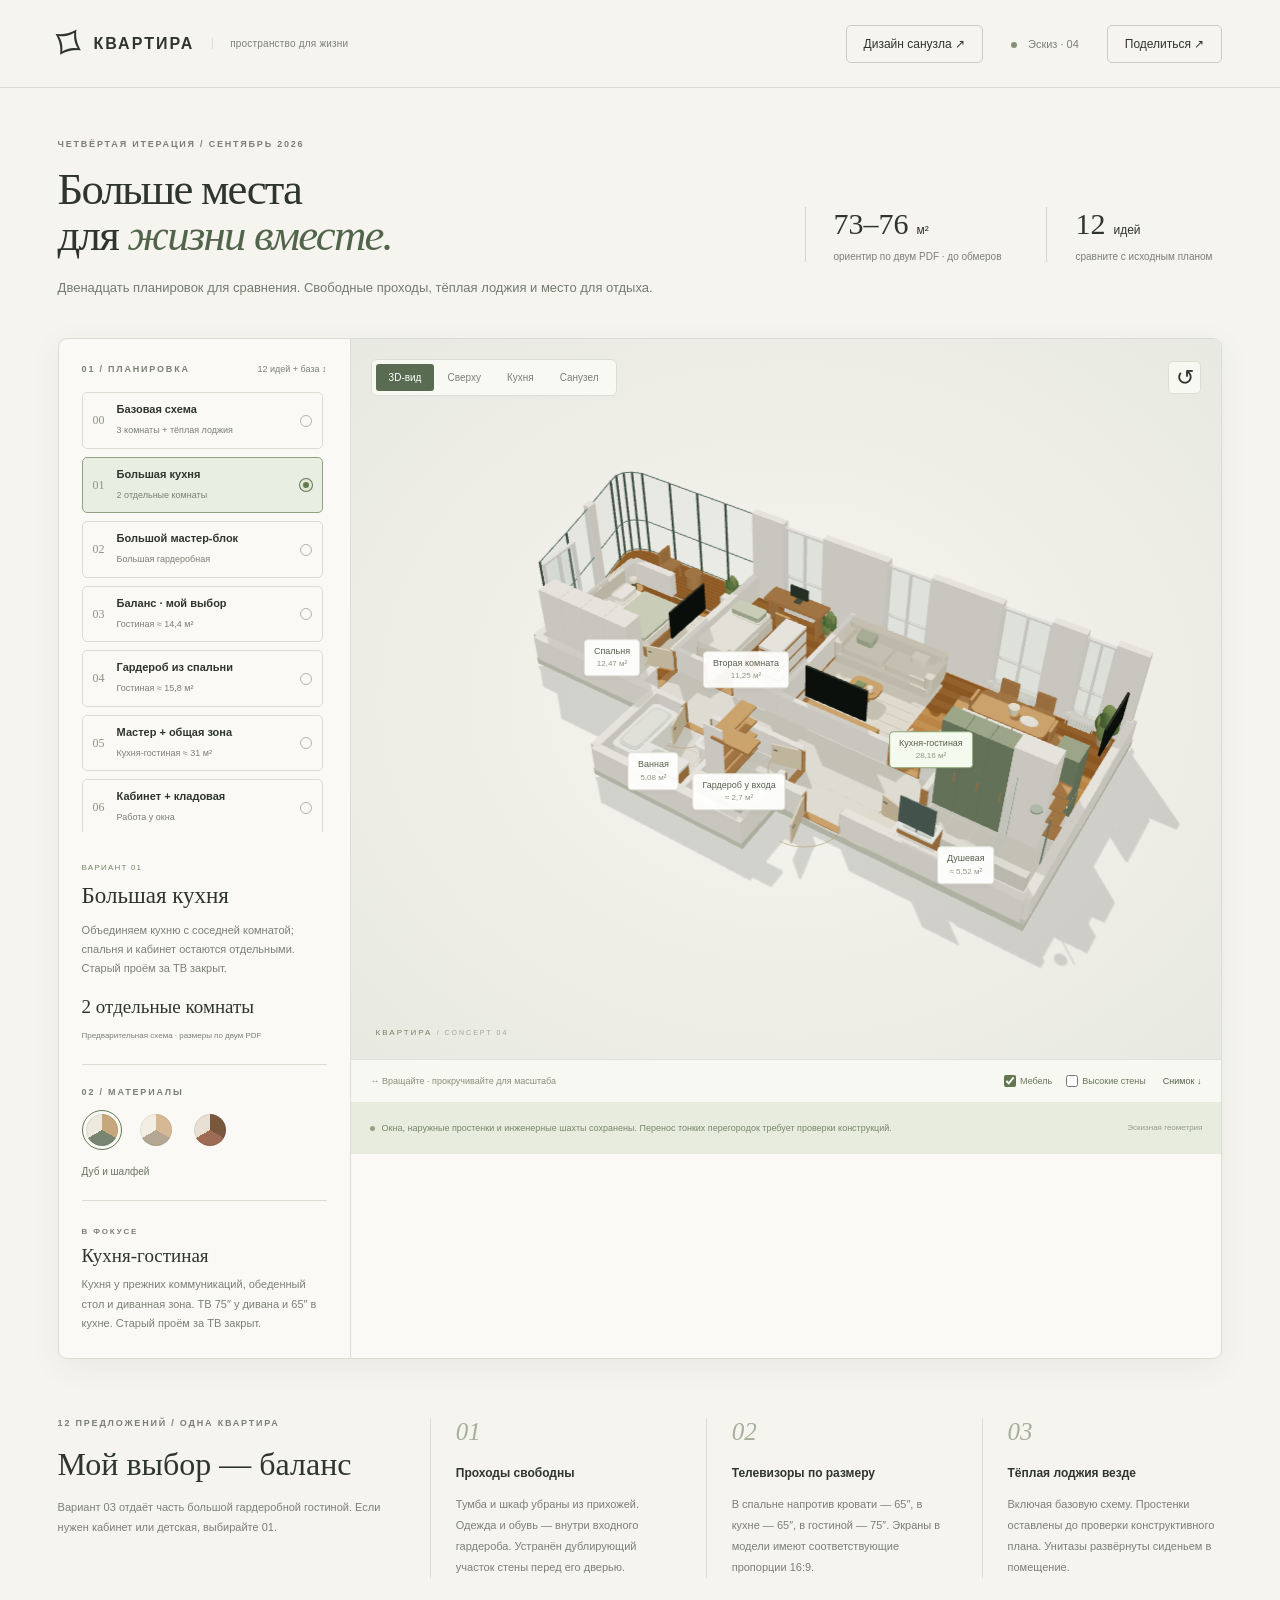
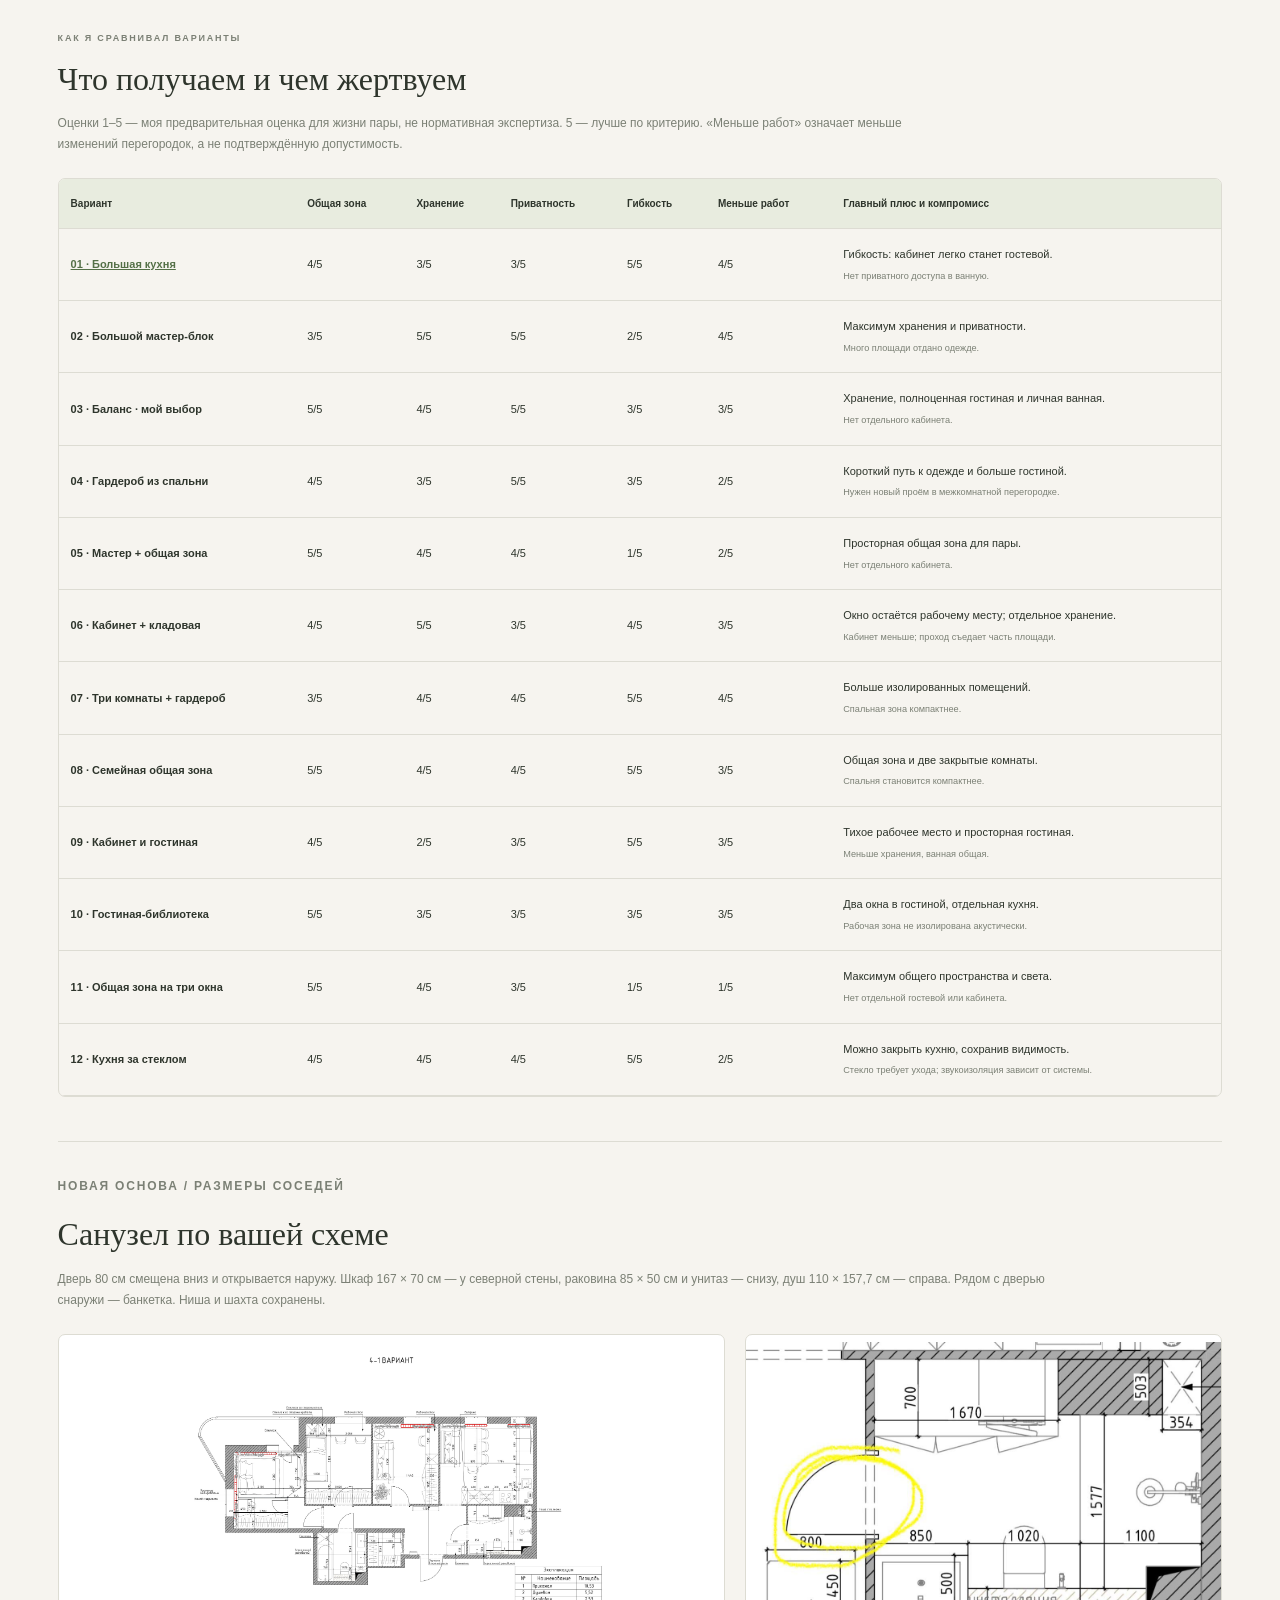
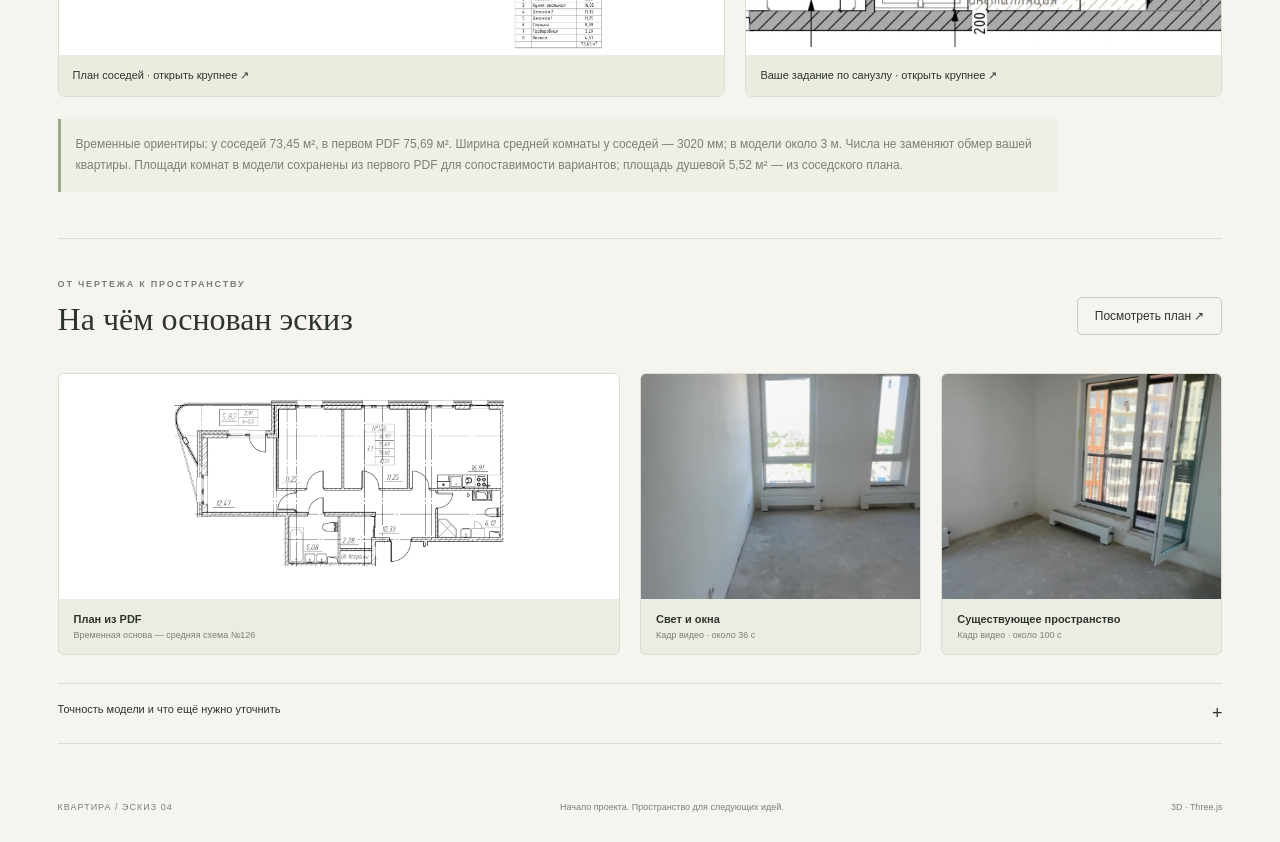
<file: index.html>
<!doctype html><html lang="ru"><head><meta charset="UTF-8"><meta name="viewport" content="width=device-width,initial-scale=1"><meta name="theme-color" content="#f5f3ed"><title>Квартира — пространство для жизни</title><meta name="description" content="Интерактивный эскиз квартиры: из трёхкомнатной в двухкомнатную с большой кухней-гостиной."><link rel="icon" type="image/svg+xml" href="assets/favicon.svg"><link rel="stylesheet" href="style.css?v=4"><script type="importmap">{"imports":{"three":"./vendor/three.module.js"}}</script></head><body>
<header><a class="brand" href="#" aria-label="Квартира — начало"><span class="brand-icon">⌑</span> КВАРТИРА<span class="brand-sub">пространство для жизни</span></a><div class="header-right"><a class="button" href="bathroom.html?v=5">Дизайн санузла ↗</a><span class="status"><i></i> Эскиз · 04</span><button id="share" class="button">Поделиться ↗</button></div></header>
<main><section class="intro"><div><p class="eyebrow">ЧЕТВЁРТАЯ ИТЕРАЦИЯ / СЕНТЯБРЬ 2026</p><h1>Больше места<br>для <em>жизни вместе.</em></h1><p class="lede">Двенадцать планировок для сравнения.<br class="mobile-break"> Свободные проходы, тёплая лоджия и место для отдыха.</p></div><div class="intro-stats"><div><strong>73–76<span>м²</span></strong><small>ориентир по двум PDF · до обмеров</small></div><div><strong>12<span>идей</span></strong><small>сравните с исходным планом</small></div></div></section>
<section class="workspace" aria-label="Интерактивная модель квартиры"><aside class="sidebar"><div class="side-heading"><span class="eyebrow">01 / ПЛАНИРОВКА</span><span class="small-label">12 идей + база ↕</span></div><div class="variants" role="group" aria-label="Варианты планировки">
<button class="variant" data-variant="original" aria-pressed="false"><span class="variant-number">00</span><span><b>Как сейчас</b><small>3 комнаты + кухня 16,91 м²</small></span><span class="radio"></span></button>
<button class="variant active" data-variant="table" aria-pressed="true"><span class="variant-number">01</span><span><b>За большим столом</b><small>2 комнаты + кухня-гостиная</small></span><span class="radio"></span></button>
<button class="variant" data-variant="master" aria-pressed="false"><span class="variant-number">02</span><span><b>Мастер-спальня</b><small>Гардеробная + своя ванная</small></span><span class="radio"></span></button></div>
<div class="concept"><span class="tag" id="variant-tag">ВАРИАНТ 01</span><h2 id="variant-title">Собираться вместе</h2><p id="variant-description">Объединяем кухню с соседней комнатой. Большой стол у окна, диван в отдельной зоне и кухня на привычном месте.</p><div class="concept-metric"><b id="kitchen-area">28,16 м²</b><span id="area-caption">16,91 + 11,25 м² по плану</span></div></div>
<div class="palette-section"><p class="eyebrow">02 / МАТЕРИАЛЫ</p><div class="palettes" role="group" aria-label="Палитра интерьера"><button data-palette="sage" class="palette active" aria-label="Дуб и шалфей" aria-pressed="true"><i style="--a:#c7a77c;--b:#788571;--c:#eee9df"></i></button><button data-palette="sand" class="palette" aria-label="Тёплый минимализм" aria-pressed="false"><i style="--a:#d5b995;--b:#b4a793;--c:#f3eee4"></i></button><button data-palette="clay" class="palette" aria-label="Орех и терракота" aria-pressed="false"><i style="--a:#79583e;--b:#9e6b55;--c:#e9e0d4"></i></button></div><span id="palette-name">Дуб и шалфей</span></div>
<div class="room-info" aria-live="polite"><span class="eyebrow">В ФОКУСЕ</span><h3 id="room-title">Кухня-гостиная</h3><p id="room-description">Кухня у прежних коммуникаций, большой стол на 6 мест и диванная зона в бывшей комнате.</p></div></aside>
<div class="model-panel"><div class="model-toolbar"><div class="segmented" role="group" aria-label="Ракурс"><button data-view="iso" class="active" aria-pressed="true">3D-вид</button><button data-view="top" aria-pressed="false">Сверху</button><button data-view="kitchen" aria-pressed="false">Кухня</button><button data-view="shower" aria-pressed="false">Санузел</button></div><button class="icon-button" id="reset-camera" title="Вернуть начальный ракурс" aria-label="Вернуть начальный ракурс">↺</button></div><div id="viewer" tabindex="0" role="region" aria-label="3D-модель квартиры. Вращение мышью или стрелками, масштаб колесом либо клавишами плюс и минус."><div class="loading" id="loading">Собираем пространство…</div><div id="labels" aria-hidden="true"></div><div class="model-watermark">КВАРТИРА <span>/ CONCEPT 04</span></div></div><div class="model-footer"><span class="gesture">↔ Вращайте · прокручивайте для масштаба</span><div class="model-actions"><label><input id="furniture" type="checkbox" checked> Мебель</label><label><input id="full-walls" type="checkbox"> Высокие стены</label><button id="save-image" title="Сохранить текущий ракурс PNG">Снимок ↓</button></div></div><div class="model-note"><span class="note-dot"></span><span id="model-note">Условно убираем перегородку между кухней и соседней комнатой.</span><span class="scale-note">Эскизная геометрия</span></div></div></section>
<section class="below"><div class="section-intro"><p class="eyebrow">12 ПРЕДЛОЖЕНИЙ / ОДНА КВАРТИРА</p><h2>Мой выбор — баланс</h2><p>Вариант 03 отдаёт часть большой гардеробной гостиной. Если нужен кабинет или детская, выбирайте 01.</p></div><div class="idea-card"><span>01</span><h3>Проходы свободны</h3><p>Тумба и шкаф убраны из прихожей. Одежда и обувь — внутри входного гардероба. Устранён дублирующий участок стены перед его дверью.</p></div><div class="idea-card"><span>02</span><h3>Телевизоры по размеру</h3><p>В спальне напротив кровати — 65″, в кухне — 65″, в гостиной — 75″. Экраны в модели имеют соответствующие пропорции 16:9.</p></div><div class="idea-card"><span>03</span><h3>Тёплая лоджия везде</h3><p>Включая базовую схему. Простенки оставлены до проверки конструктивного плана. Унитазы развёрнуты сиденьем в помещение.</p></div></section>
<section class="comparison"><p class="eyebrow">КАК Я СРАВНИВАЛ ВАРИАНТЫ</p><h2>Что получаем и чем жертвуем</h2><p>Оценки 1–5 — моя предварительная оценка для жизни пары, не нормативная экспертиза. 5 — лучше по критерию. «Меньше работ» означает меньше изменений перегородок, а не подтверждённую допустимость.</p><div class="table-scroll"><table><thead><tr><th>Вариант</th><th>Общая зона</th><th>Хранение</th><th>Приватность</th><th>Гибкость</th><th>Меньше работ</th><th>Главный плюс и компромисс</th></tr></thead><tbody id="comparison-body"></tbody></table></div></section>
<section class="reference-update"><p class="eyebrow">НОВАЯ ОСНОВА / РАЗМЕРЫ СОСЕДЕЙ</p><h2>Санузел по вашей схеме</h2><p>Дверь 80 см смещена вниз и открывается наружу. Шкаф 167 × 70 см — у северной стены, раковина 85 × 50 см и унитаз — снизу, душ 110 × 157,7 см — справа. Рядом с дверью снаружи — банкетка. Ниша и шахта сохранены.</p><div class="reference-grid"><a href="assets/neighbour-plan.jpg" target="_blank" rel="noreferrer"><img src="assets/neighbour-plan.jpg" alt="Размерный план соседской квартиры: вариант 4-1, площадь 73,45 м²"><span>План соседей · открыть крупнее ↗</span></a><a href="assets/shower-reference.jpg" target="_blank" rel="noreferrer"><img src="assets/shower-reference.jpg" alt="Схема санузла с отмеченной дверью и размерами сантехники"><span>Ваше задание по санузлу · открыть крупнее ↗</span></a></div><p class="reference-note">Временные ориентиры: у соседей 73,45 м², в первом PDF 75,69 м². Ширина средней комнаты у соседей — 3020 мм; в модели около 3 м. Числа не заменяют обмер вашей квартиры. Площади комнат в модели сохранены из первого PDF для сопоставимости вариантов; площадь душевой 5,52 м² — из соседского плана.</p></section><section class="sources"><div class="source-header"><div><p class="eyebrow">ОТ ЧЕРТЕЖА К ПРОСТРАНСТВУ</p><h2>На чём основан эскиз</h2></div><button class="button" id="open-plan">Посмотреть план ↗</button></div><div class="source-grid"><figure class="plan-card"><img src="assets/plan.jpg" alt="Исходный план: три комнаты, кухня, два санузла, кладовая и лоджия" loading="lazy"><figcaption><b>План из PDF</b><span>Временная основа — средняя схема №126</span></figcaption></figure><figure><img src="assets/interior-01.jpg" alt="Высокие узкие окна и радиаторы в квартире до ремонта" loading="lazy"><figcaption><b>Свет и окна</b><span>Кадр видео · около 36 с</span></figcaption></figure><figure><img src="assets/interior-02.jpg" alt="Предчистовая отделка и выход из комнаты на лоджию" loading="lazy"><figcaption><b>Существующее пространство</b><span>Кадр видео · около 100 с</span></figcaption></figure></div><details><summary>Точность модели и что ещё нужно уточнить <span>+</span></summary><div class="details-content"><p>В PDF три близких плана: №198, №126 и №54. Номер вашей квартиры ещё не подтверждён. За временную основу взята схема №126: 75,69 м² без лоджии и 78,60 м² с коэффициентом лоджии. Лоджия фактически 5,82 м².</p><p>Площади в интерфейсе прочитаны с чертежа. Линейные размеры ориентированы на соседский PDF; часть геометрии, толщина стен и проёмы остаются приблизительными; высота 2,75 м принята для визуализации. Просмотрены 18 кадров видео длительностью 2:20; аудио не транскрибировано.</p><p>Объединение — гипотеза для обсуждения. До ремонта нужно подтвердить конструкцию перегородки, инженерные ограничения, тип плиты и допустимость перепланировки. Мокрые зоны сохранены. Во всех схемах лоджия показана тёплой: оконно-дверное заполнение демонтировано, простенки оставлены. В легенде PDF несущие стены не обозначены; их статус и возможность дальнейшего демонтажа требуют конструктивного плана. Для этих эскизов межкомнатные перегородки считаются переносимыми по вашему подтверждению; толстые стены и шахты закреплены одинаково во всех схемах. Статус конструкций перед ремонтом необходимо подтвердить. Санузел откалиброван по размерам соседского PDF и размещению на присланной картинке. Входной гардероб расширен на 28 см в сторону коридора ради удобного входа. Значком ≈ отмечены площади, оценённые по эскизной геометрии. Это не строительный проект.</p></div></details></section>
<footer><span>КВАРТИРА / ЭСКИЗ 04</span><span>Начало проекта. Пространство для следующих идей.</span><a href="https://threejs.org/" target="_blank" rel="noreferrer">3D · Three.js</a></footer></main><dialog id="plan-dialog"><button id="close-plan" class="button" autofocus>Закрыть ×</button><h2>Исходная схема</h2><img src="assets/plan.jpg" alt="Увеличенный план квартиры из PDF"><p>Средний план №126. Соответствие вашей квартире нужно подтвердить.</p></dialog><div id="toast" role="status" aria-live="polite"></div><script type="module" src="app.js?v=6"></script></body></html>
</file>
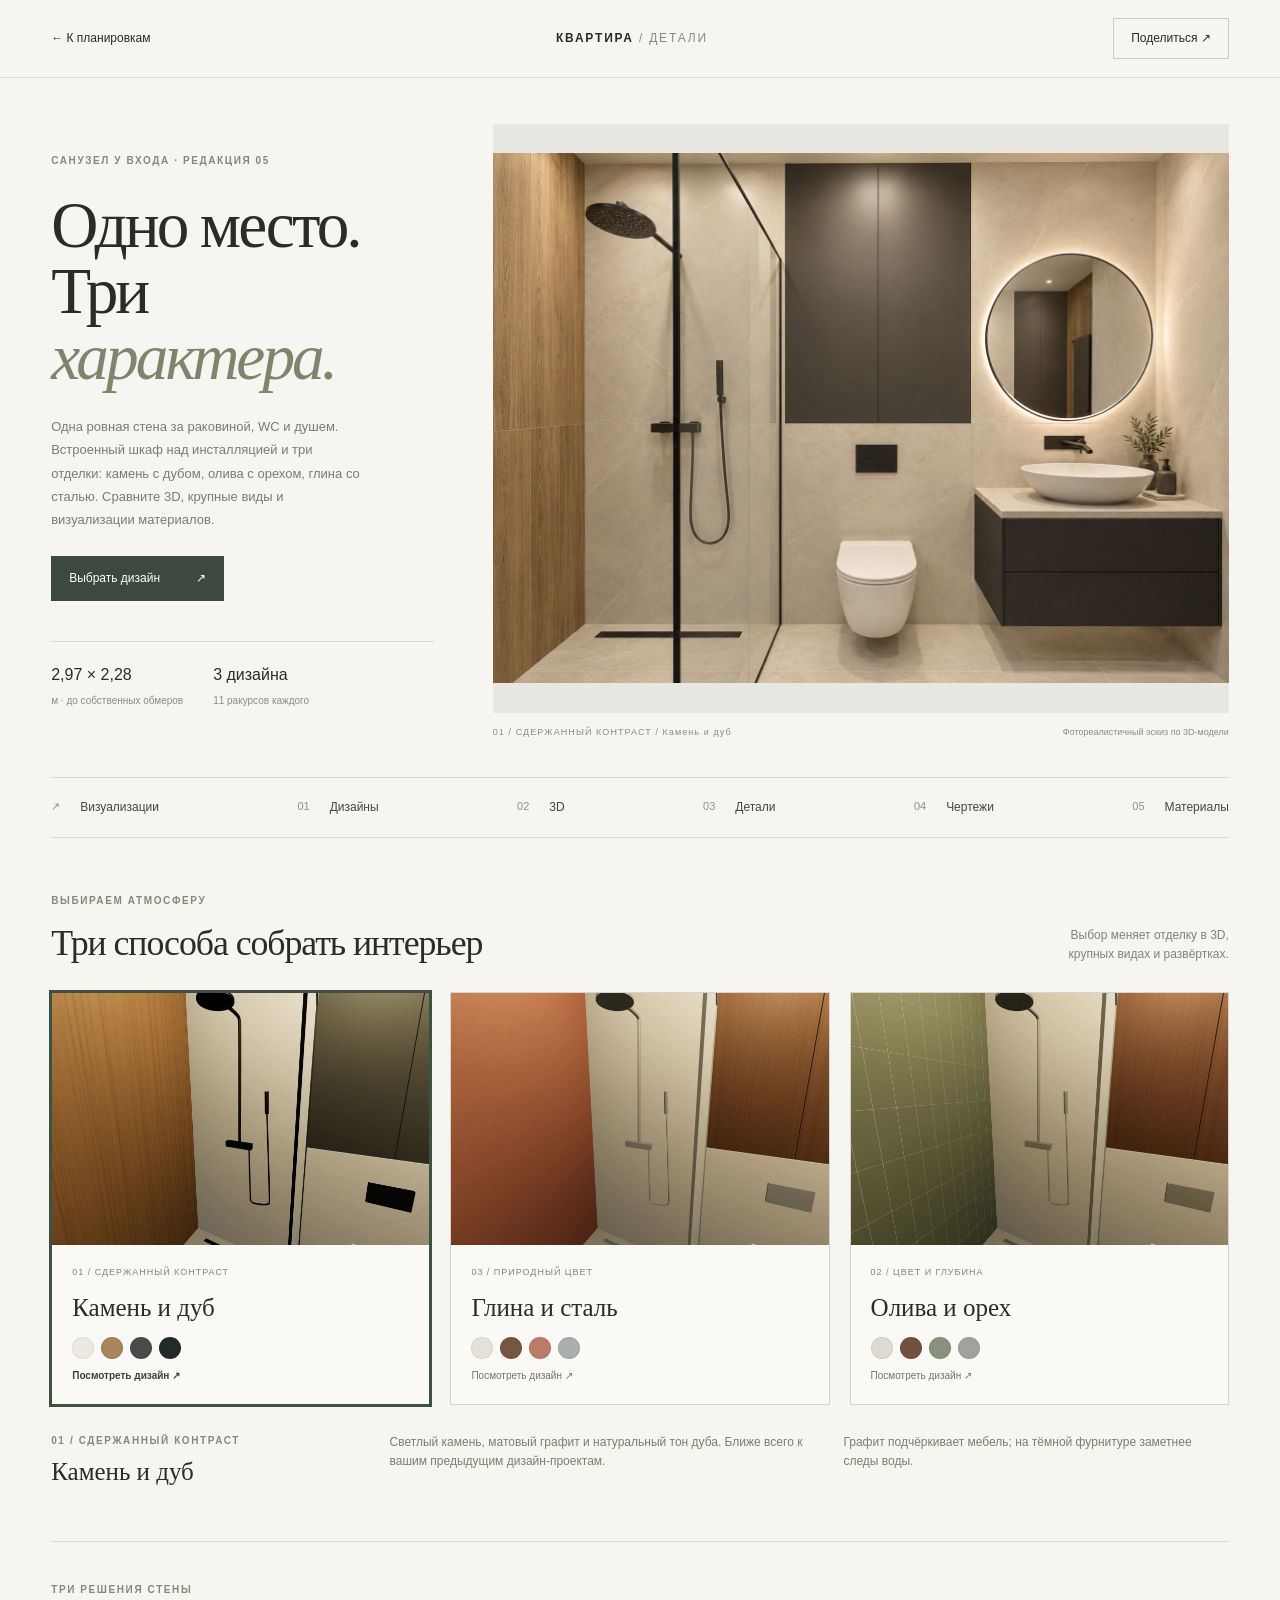
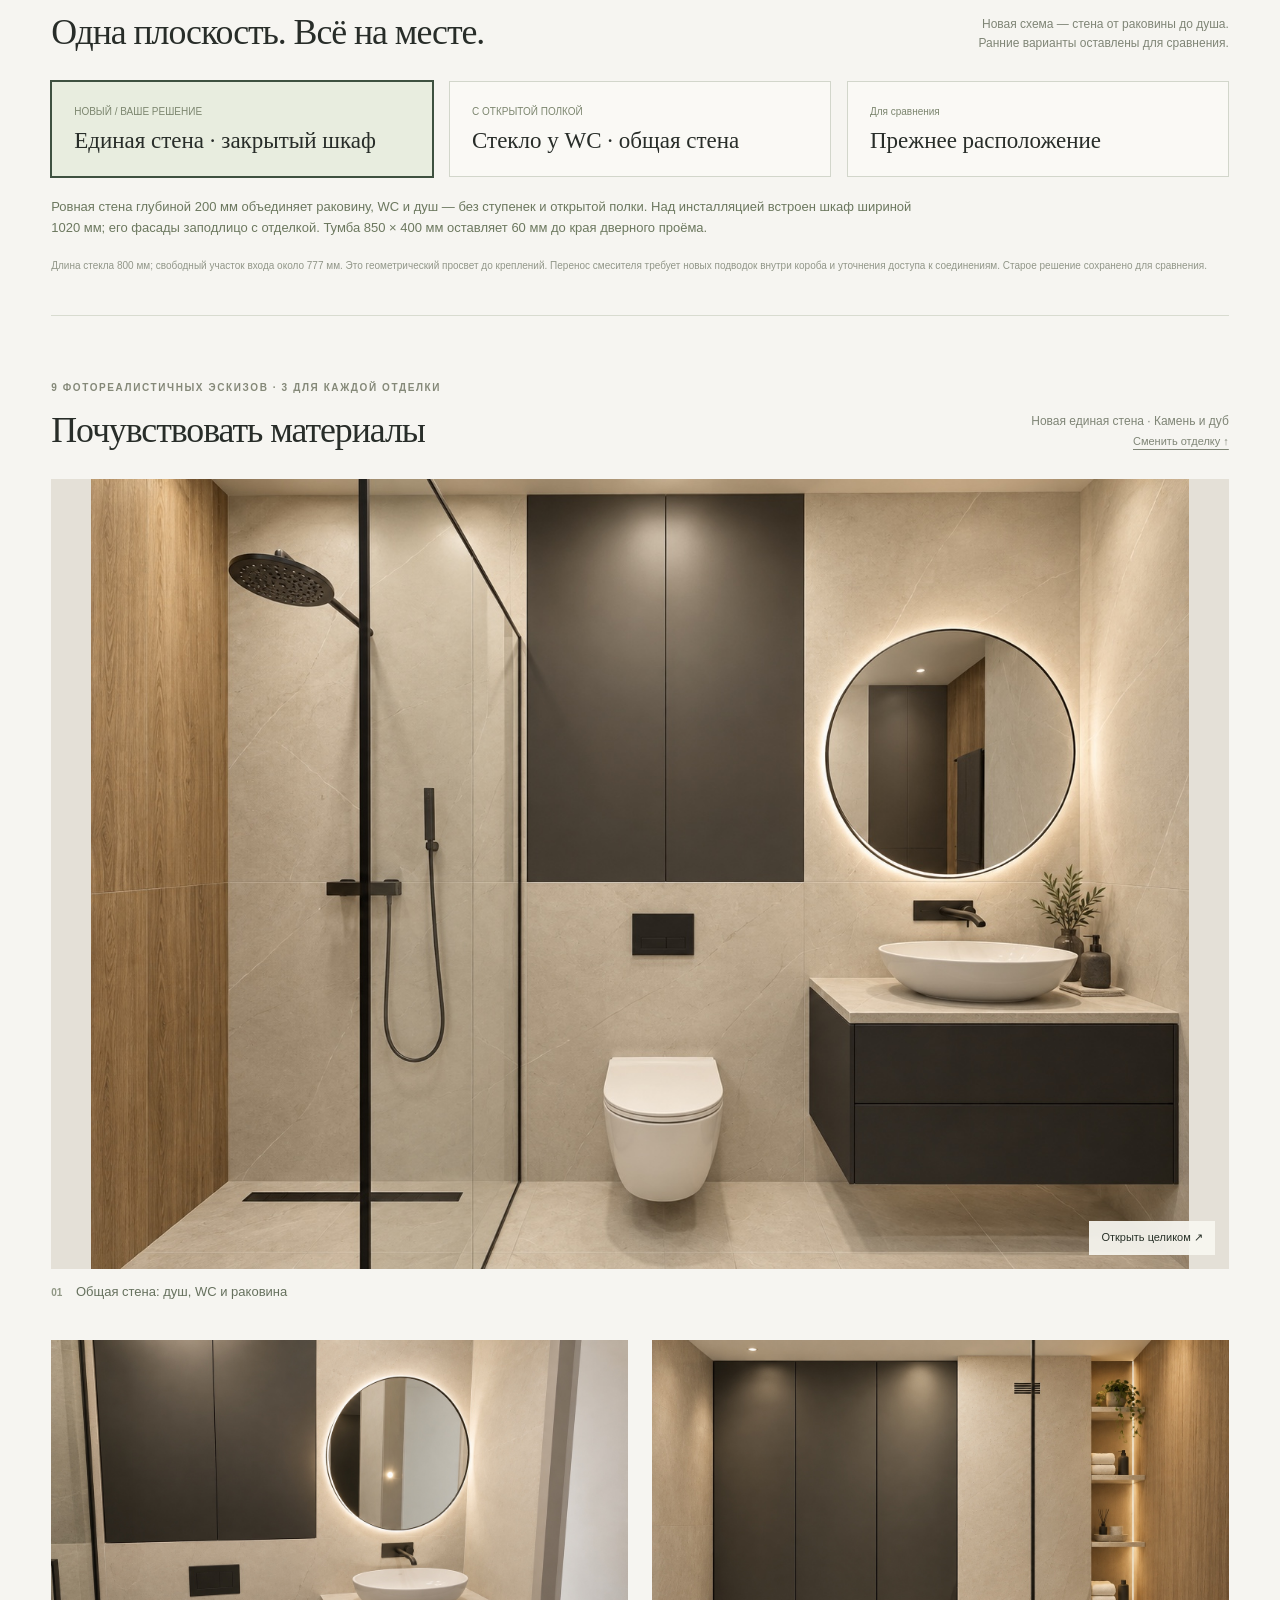
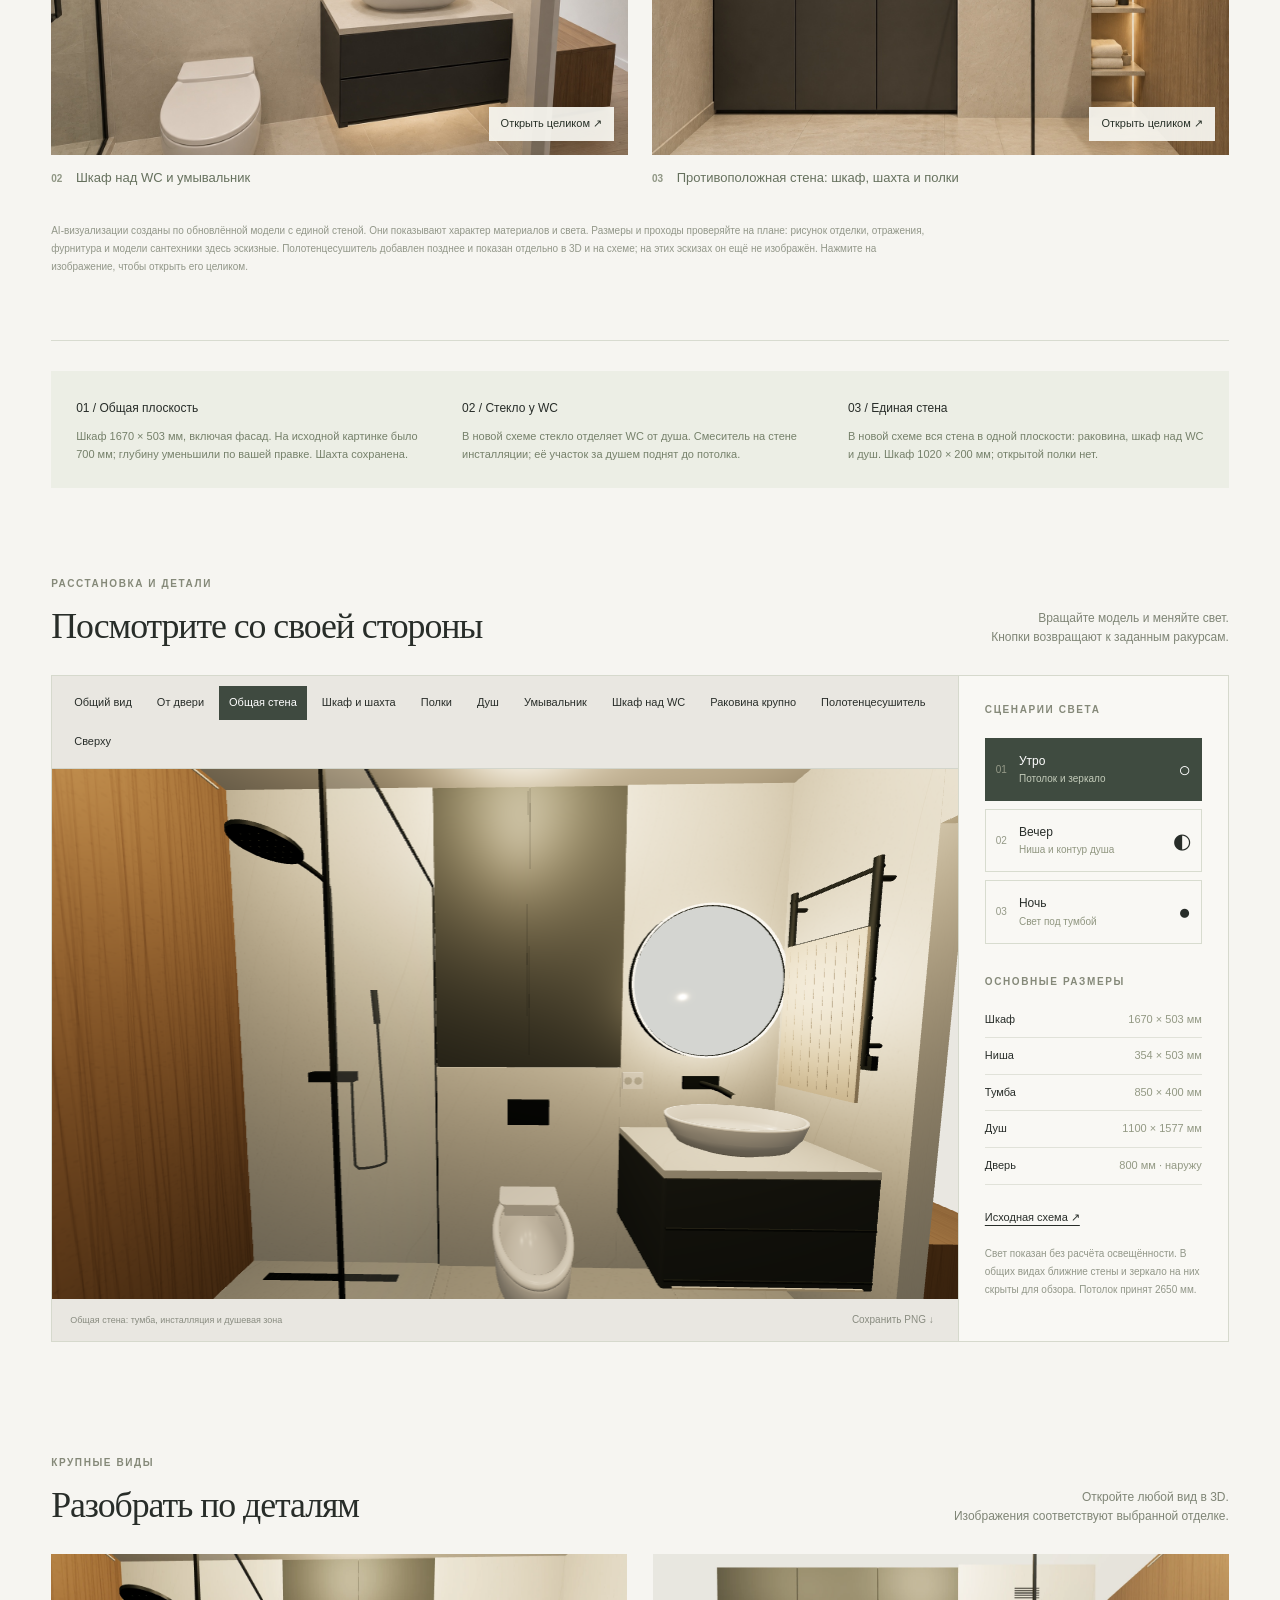
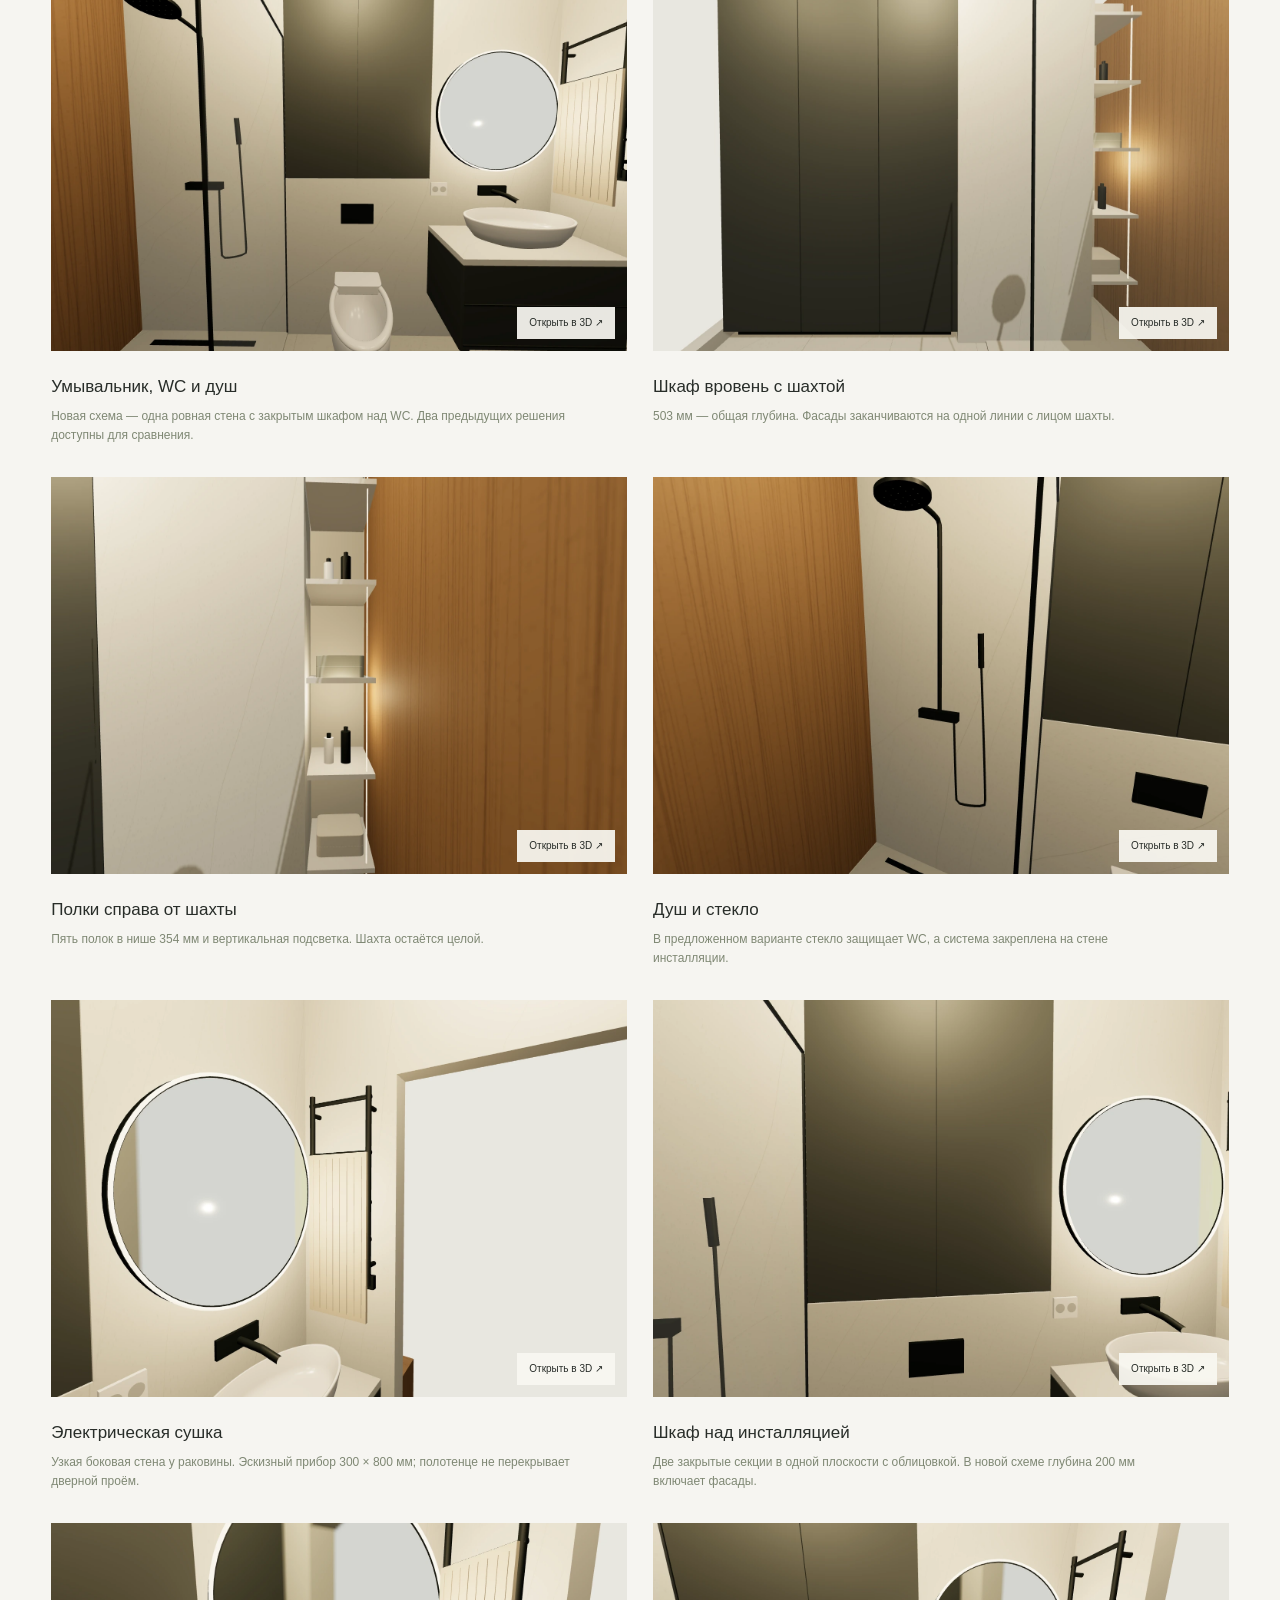
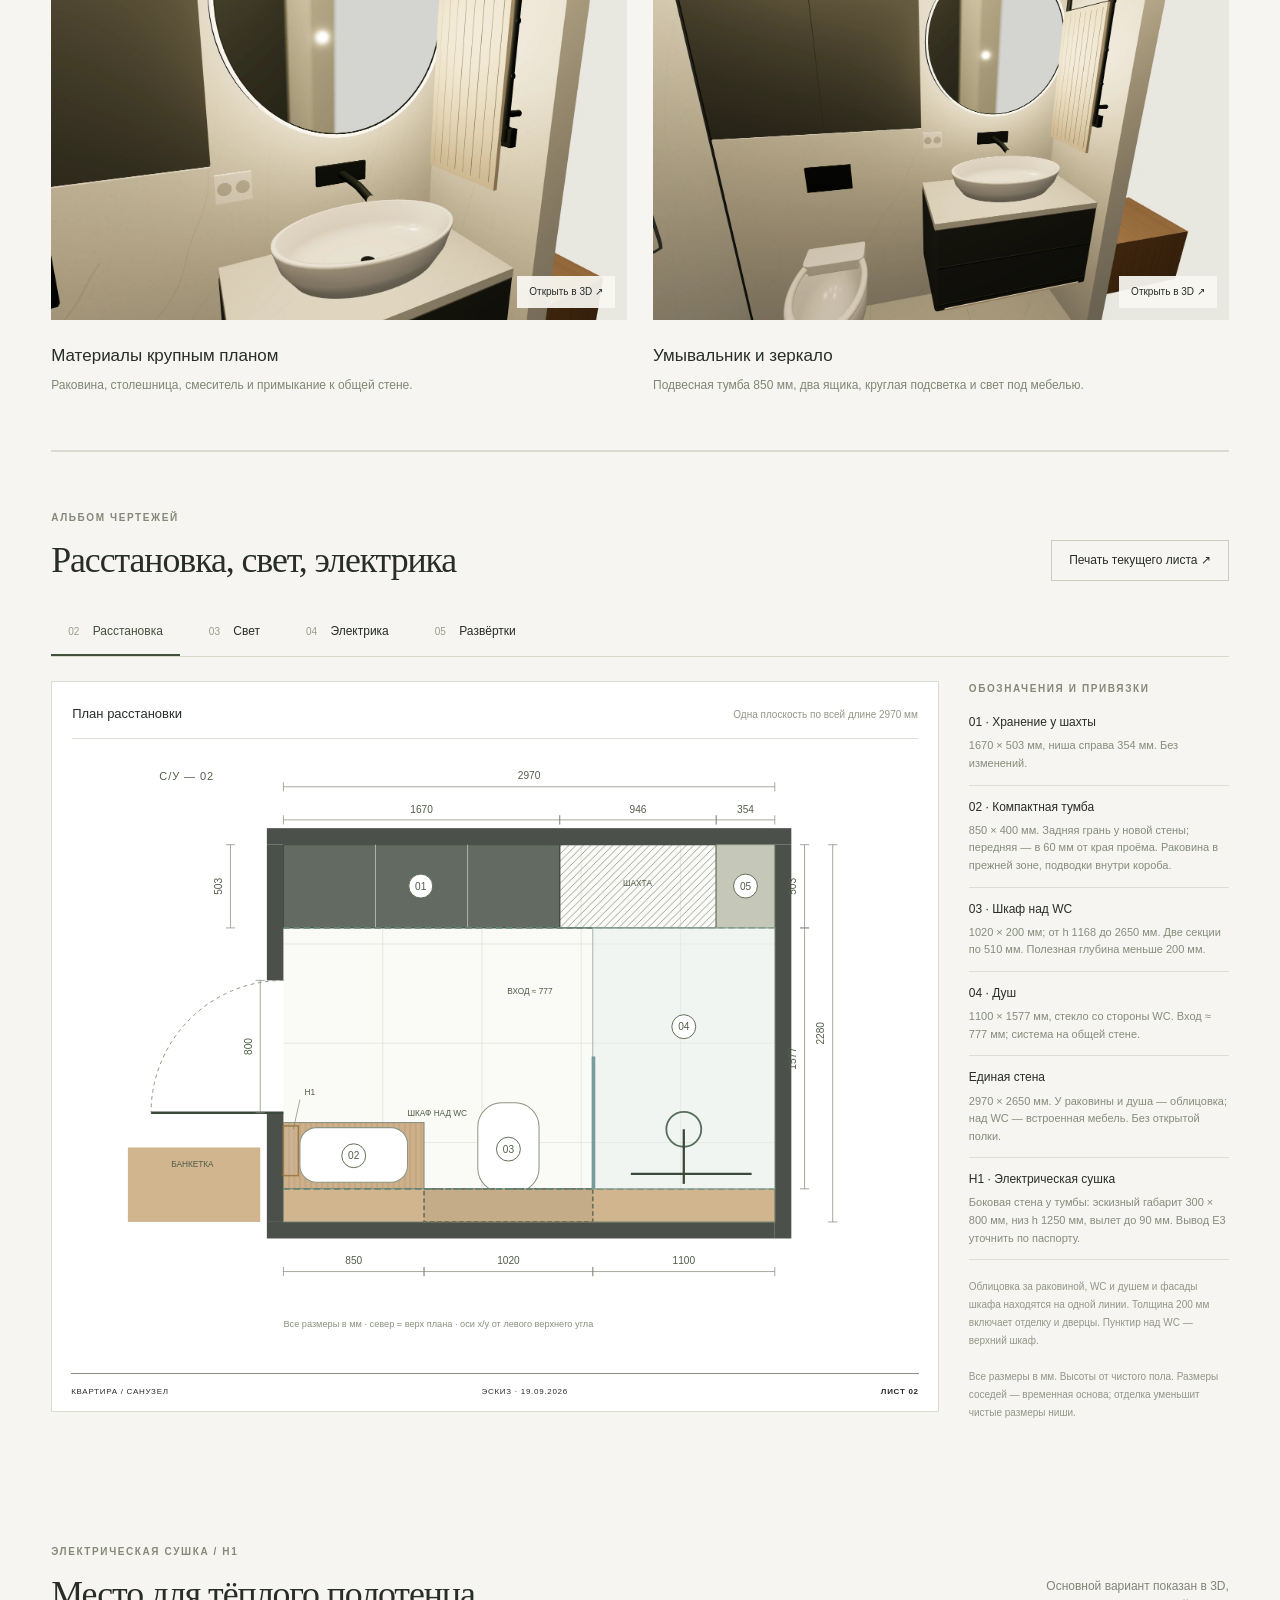
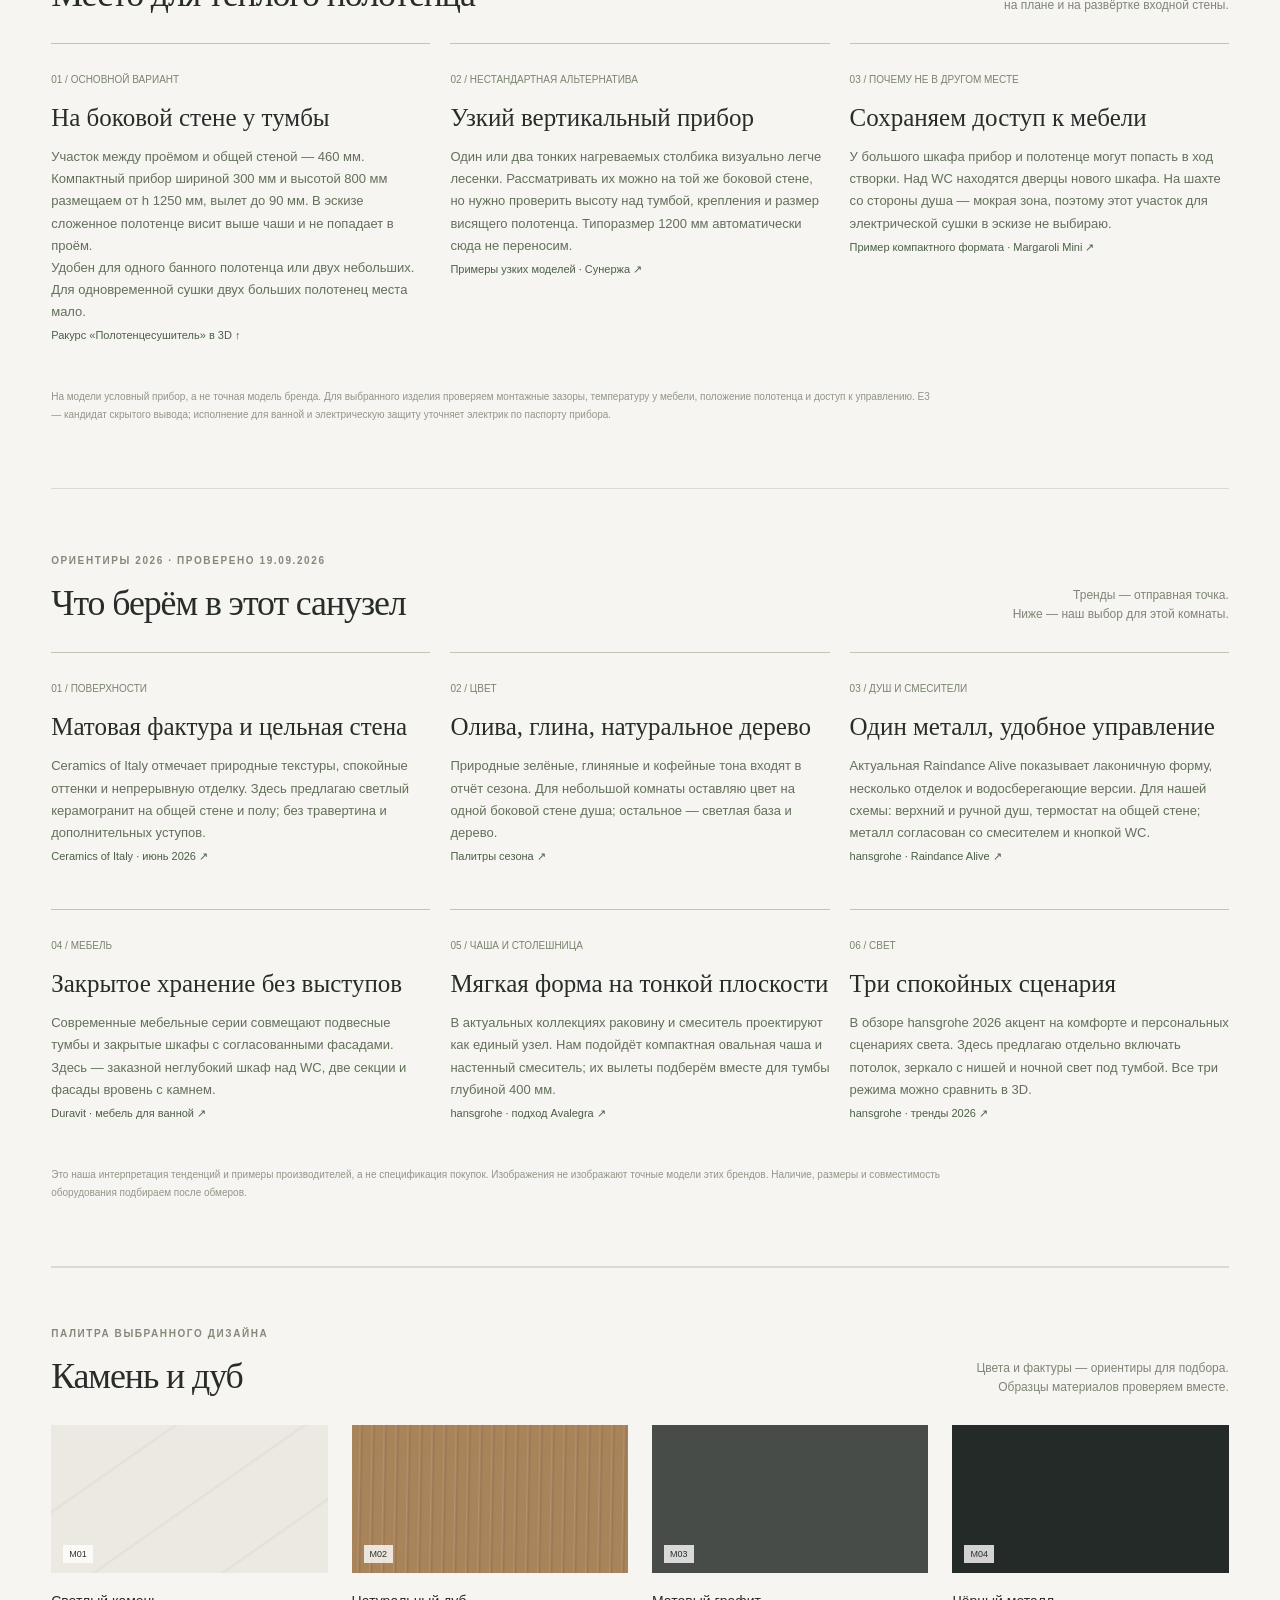
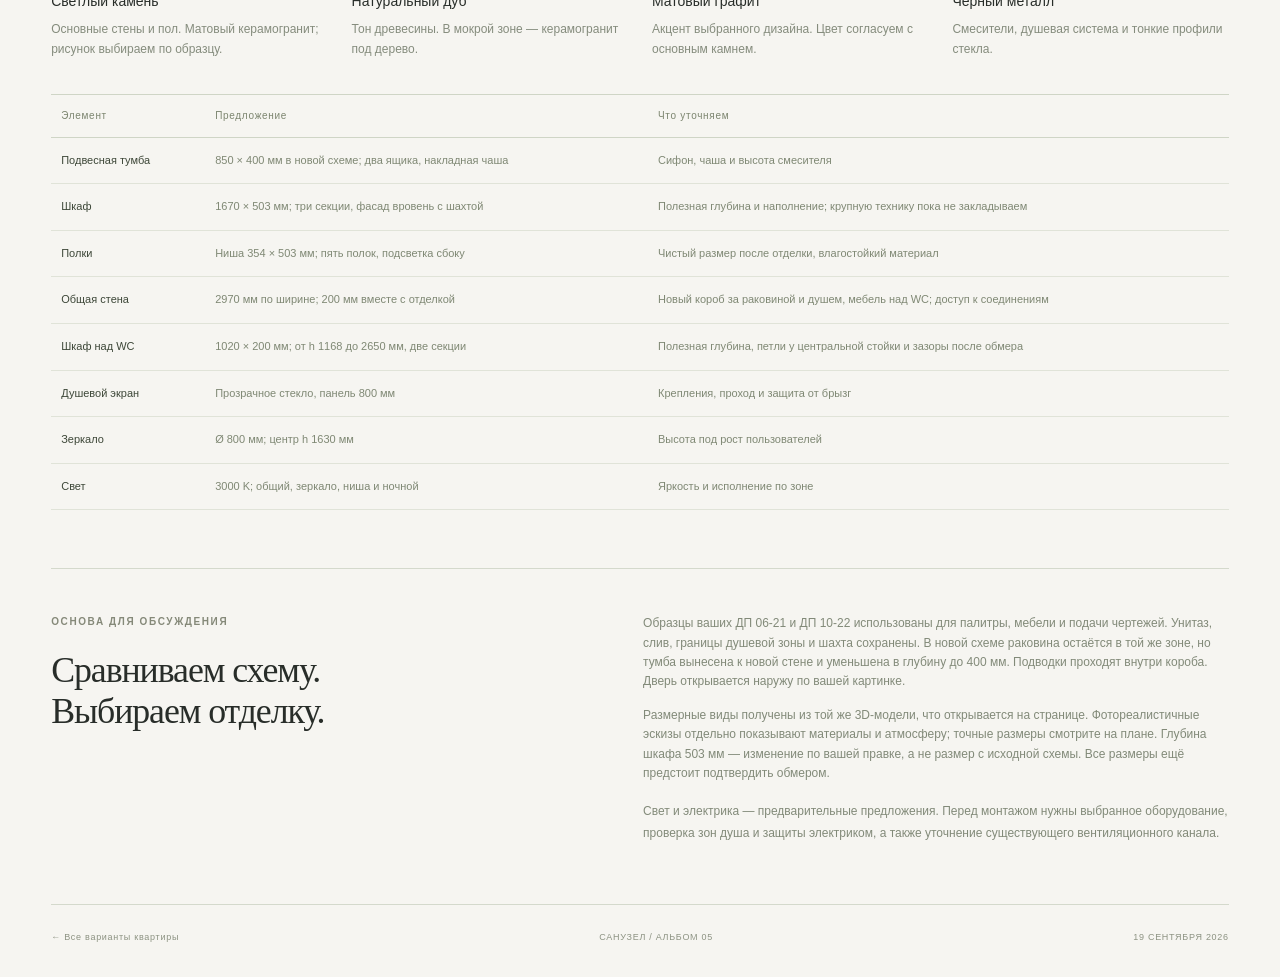
<file: bathroom.html>
<!doctype html>
<html lang="ru"><head><meta charset="utf-8"><meta name="viewport" content="width=device-width,initial-scale=1"><meta name="theme-color" content="#f6f5f1"><title>Санузел · три дизайна и детали</title><link rel="icon" href="assets/favicon.svg"><link rel="stylesheet" href="bathroom.css?v=5"><script type="importmap">{"imports":{"three":"./vendor/three.module.js"}}</script></head>
<body>
<header><a class="back" href="index.html?v=6">← К планировкам</a><a class="brand" href="bathroom.html?v=5">КВАРТИРА <span>/ ДЕТАЛИ</span></a><button id="share" class="outline">Поделиться ↗</button></header>
<main>
<section class="hero" id="design"><div class="hero-copy"><p class="eyebrow">САНУЗЕЛ У ВХОДА · РЕДАКЦИЯ 05</p><h1>Одно место.<br>Три <em>характера.</em></h1><p class="lead">Одна ровная стена за раковиной, WC и душем. Встроенный шкаф над инсталляцией и три отделки: камень с дубом, олива с орехом, глина со сталью. Сравните 3D, крупные виды и визуализации материалов.</p><a href="#variants" class="primary">Выбрать дизайн <span>↗</span></a><div class="hero-facts"><div><strong>2,97 × 2,28</strong><small>м · до собственных обмеров</small></div><div><strong>3 дизайна</strong><small>11 ракурсов каждого</small></div></div></div><figure class="hero-image"><img id="hero-render" src="assets/bath-photo-r5-stone-wall.jpg" alt="Общая композиция: умывальник, WC, стекло рядом с унитазом и душ на стене инсталляции" fetchpriority="high"><figcaption><b id="hero-caption">01 / КАМЕНЬ И ДУБ</b><span id="hero-image-kind">Фотореалистичный эскиз по 3D-модели</span></figcaption></figure></section>
<nav class="chapter-nav" aria-label="Разделы альбома"><a href="#photographs">↗ <span>Визуализации</span></a><a href="#variants">01 <span>Дизайны</span></a><a href="#model">02 <span>3D</span></a><a href="#details">03 <span>Детали</span></a><a href="#drawings">04 <span>Чертежи</span></a><a href="#materials">05 <span>Материалы</span></a></nav>
<section id="variants" class="variants-section"><div class="section-heading"><div><p class="eyebrow">ВЫБИРАЕМ АТМОСФЕРУ</p><h2>Три способа собрать интерьер</h2></div><p>Выбор меняет отделку в 3D,<br>крупных видах и развёртках.</p></div><div id="design-options" class="design-grid"></div><div class="design-summary" aria-live="polite"><div><p id="design-tag" class="eyebrow"></p><h3 id="design-name"></h3></div><p id="design-description"></p><p id="design-tradeoff"></p></div></section>
<section id="arrangements" class="arrangement-section"><div class="section-heading"><div><p class="eyebrow">ТРИ РЕШЕНИЯ СТЕНЫ</p><h2>Одна плоскость. Всё на месте.</h2></div><p>Новая схема — стена от раковины до душа.<br>Ранние варианты оставлены для сравнения.</p></div><div id="arrangement-options" class="arrangement-options" role="group" aria-label="Решение общей стены"></div><p id="arrangement-description" class="arrangement-description" aria-live="polite"></p><p class="note">Длина стекла 800 мм; свободный участок входа около 777 мм. Это геометрический просвет до креплений. Перенос смесителя требует новых подводок внутри короба и уточнения доступа к соединениям. Старое решение сохранено для сравнения.</p></section>
<section id="photographs" class="photo-section"><div class="section-heading"><div><p class="eyebrow">9 ФОТОРЕАЛИСТИЧНЫХ ЭСКИЗОВ · 3 ДЛЯ КАЖДОЙ ОТДЕЛКИ</p><h2>Почувствовать материалы</h2></div><p>Новая единая стена · <span id="photo-design-name">Камень и дуб</span><br><a href="#variants" class="text-link">Сменить отделку ↑</a></p></div><div id="photo-gallery" class="photo-grid"></div><p class="note">AI-визуализации созданы по обновлённой модели с единой стеной. Они показывают характер материалов и света. Размеры и проходы проверяйте на плане: рисунок отделки, отражения, фурнитура и модели сантехники здесь эскизные. Полотенцесушитель добавлен позднее и показан отдельно в 3D и на схеме; на этих эскизах он ещё не изображён. Нажмите на изображение, чтобы открыть его целиком.</p></section>
<section class="review-strip" aria-label="Что исправлено"><article><b>01 / Общая плоскость</b><p>Шкаф 1670 × 503 мм, включая фасад. На исходной картинке было 700 мм; глубину уменьшили по вашей правке. Шахта сохранена.</p></article><article><b>02 / Стекло у WC</b><p>В новой схеме стекло отделяет WC от душа. Смеситель на стене инсталляции; её участок за душем поднят до потолка.</p></article><article><b>03 / Единая стена</b><p>В новой схеме вся стена в одной плоскости: раковина, шкаф над WC и душ. Шкаф 1020 × 200 мм; открытой полки нет.</p></article></section>
<section id="model" class="model-section"><div class="section-heading"><div><p class="eyebrow">РАССТАНОВКА И ДЕТАЛИ</p><h2>Посмотрите со своей стороны</h2></div><p>Вращайте модель и меняйте свет.<br>Кнопки возвращают к заданным ракурсам.</p></div><div class="studio"><div class="model-main"><div id="view-controls" class="toolbar" role="group" aria-label="Ракурс модели"></div><div id="bath-viewer"><p id="loading">Загружаем модель…</p></div><div class="model-caption"><span id="view-caption">Общий вид со срезом ближних стен</span><button id="snapshot" class="text-button">Сохранить PNG ↓</button></div></div><aside><p class="eyebrow">СЦЕНАРИИ СВЕТА</p><div class="light-controls" role="group" aria-label="Освещение"><button data-light="day" aria-pressed="true"><span>01</span><div><b>Утро</b><small>Потолок и зеркало</small></div><i>○</i></button><button data-light="evening" aria-pressed="false"><span>02</span><div><b>Вечер</b><small>Ниша и контур душа</small></div><i>◐</i></button><button data-light="night" aria-pressed="false"><span>03</span><div><b>Ночь</b><small>Свет под тумбой</small></div><i>●</i></button></div><div class="layout-key"><p class="eyebrow">ОСНОВНЫЕ РАЗМЕРЫ</p><p><b>Шкаф</b><span>1670 × 503 мм</span></p><p><b>Ниша</b><span>354 × 503 мм</span></p><p><b>Тумба</b><span id="vanity-size">850 × 400 мм</span></p><p><b>Душ</b><span>1100 × 1577 мм</span></p><p><b>Дверь</b><span>800 мм · наружу</span></p></div><a href="assets/shower-reference.jpg" target="_blank" rel="noreferrer" class="text-link">Исходная схема ↗</a><p class="note">Свет показан без расчёта освещённости. В общих видах ближние стены и зеркало на них скрыты для обзора. Потолок принят 2650 мм.</p></aside></div></section>
<section id="details" class="details-section"><div class="section-heading"><div><p class="eyebrow">КРУПНЫЕ ВИДЫ</p><h2>Разобрать по деталям</h2></div><p>Откройте любой вид в 3D.<br>Изображения соответствуют выбранной отделке.</p></div><div id="detail-gallery" class="detail-grid"></div></section>
<section id="drawings" class="drawings-section"><div class="section-heading"><div><p class="eyebrow">АЛЬБОМ ЧЕРТЕЖЕЙ</p><h2>Расстановка, свет, электрика</h2></div><button id="print" class="outline">Печать текущего листа ↗</button></div><div class="sheet-tabs" role="group" aria-label="Лист проекта"><button data-sheet="layout" aria-pressed="true"><span>02</span> Расстановка</button><button data-sheet="light" aria-pressed="false"><span>03</span> Свет</button><button data-sheet="power" aria-pressed="false"><span>04</span> Электрика</button><button data-sheet="elevation" aria-pressed="false"><span>05</span> Развёртки</button></div><div class="sheet-layout"><article class="drawing-paper"><div class="paper-title"><b id="sheet-title">План расстановки</b><span id="sheet-subtitle"></span></div><div id="drawing"></div><div class="titleblock"><span>КВАРТИРА / САНУЗЕЛ</span><span>ЭСКИЗ · 19.09.2026</span><b id="sheet-number">ЛИСТ 02</b></div></article><div class="sheet-notes"><p class="eyebrow">ОБОЗНАЧЕНИЯ И ПРИВЯЗКИ</p><div id="sheet-items"></div><p id="sheet-note" class="note"></p><p class="note">Все размеры в мм. Высоты от чистого пола. Размеры соседей — временная основа; отделка уменьшит чистые размеры ниши.</p></div></div></section>
<section id="towel-warmer" class="trends-section"><div class="section-heading"><div><p class="eyebrow">ЭЛЕКТРИЧЕСКАЯ СУШКА / H1</p><h2>Место для тёплого полотенца</h2></div><p>Основной вариант показан в 3D,<br>на плане и на развёртке входной стены.</p></div><div class="trend-grid"><article><small>01 / ОСНОВНОЙ ВАРИАНТ</small><h3>На боковой стене у тумбы</h3><p>Участок между проёмом и общей стеной — 460 мм. Компактный прибор шириной 300 мм и высотой 800 мм размещаем от h 1250 мм, вылет до 90 мм. В эскизе сложенное полотенце висит выше чаши и не попадает в проём.</p><p>Удобен для одного банного полотенца или двух небольших. Для одновременной сушки двух больших полотенец места мало.</p><a href="#model">Ракурс «Полотенцесушитель» в 3D ↑</a></article><article><small>02 / НЕСТАНДАРТНАЯ АЛЬТЕРНАТИВА</small><h3>Узкий вертикальный прибор</h3><p>Один или два тонких нагреваемых столбика визуально легче лесенки. Рассматривать их можно на той же боковой стене, но нужно проверить высоту над тумбой, крепления и размер висящего полотенца. Типоразмер 1200 мм автоматически сюда не переносим.</p><a href="https://sunerzha.com/blog/articles/trend-goda-vybiraem-uzkiy-elektricheskiy-polotentsesushitel/" target="_blank" rel="noreferrer">Примеры узких моделей · Сунержа ↗</a></article><article><small>03 / ПОЧЕМУ НЕ В ДРУГОМ МЕСТЕ</small><h3>Сохраняем доступ к мебели</h3><p>У большого шкафа прибор и полотенце могут попасть в ход створки. Над WC находятся дверцы нового шкафа. На шахте со стороны душа — мокрая зона, поэтому этот участок для электрической сушки в эскизе не выбираю.</p><a href="https://www.margaroli.com/en/products/electric_heatedtowelrails/3582" target="_blank" rel="noreferrer">Пример компактного формата · Margaroli Mini ↗</a></article></div><p class="note">На модели условный прибор, а не точная модель бренда. Для выбранного изделия проверяем монтажные зазоры, температуру у мебели, положение полотенца и доступ к управлению. E3 — кандидат скрытого вывода; исполнение для ванной и электрическую защиту уточняет электрик по паспорту прибора.</p></section>
<section id="trends" class="trends-section"><div class="section-heading"><div><p class="eyebrow">ОРИЕНТИРЫ 2026 · ПРОВЕРЕНО 19.09.2026</p><h2>Что берём в этот санузел</h2></div><p>Тренды — отправная точка.<br>Ниже — наш выбор для этой комнаты.</p></div><div class="trend-grid">
<article><small>01 / ПОВЕРХНОСТИ</small><h3>Матовая фактура и цельная стена</h3><p>Ceramics of Italy отмечает природные текстуры, спокойные оттенки и непрерывную отделку. Здесь предлагаю светлый керамогранит на общей стене и полу; без травертина и дополнительных уступов.</p><a href="https://www.ceramica.info/articoli/primavera-estate-2026-i-trend-nelle-superfici-ceramiche/amp/" target="_blank" rel="noreferrer">Ceramics of Italy · июнь 2026 ↗</a></article>
<article><small>02 / ЦВЕТ</small><h3>Олива, глина, натуральное дерево</h3><p>Природные зелёные, глиняные и кофейные тона входят в отчёт сезона. Для небольшой комнаты оставляю цвет на одной боковой стене душа; остальное — светлая база и дерево.</p><a href="https://www.ceramica.info/articoli/primavera-estate-2026-i-trend-nelle-superfici-ceramiche/amp/" target="_blank" rel="noreferrer">Палитры сезона ↗</a></article>
<article><small>03 / ДУШ И СМЕСИТЕЛИ</small><h3>Один металл, удобное управление</h3><p>Актуальная Raindance Alive показывает лаконичную форму, несколько отделок и водосберегающие версии. Для нашей схемы: верхний и ручной душ, термостат на общей стене; металл согласован со смесителем и кнопкой WC.</p><a href="https://pro.hansgrohe.com/hansgrohe/product-lines/raindance-alive" target="_blank" rel="noreferrer">hansgrohe · Raindance Alive ↗</a></article>
<article><small>04 / МЕБЕЛЬ</small><h3>Закрытое хранение без выступов</h3><p>Современные мебельные серии совмещают подвесные тумбы и закрытые шкафы с согласованными фасадами. Здесь — заказной неглубокий шкаф над WC, две секции и фасады вровень с камнем.</p><a href="https://www.duravit.com/en-en/products/bathroom-furniture/bathroom-cabinets/" target="_blank" rel="noreferrer">Duravit · мебель для ванной ↗</a></article>
<article><small>05 / ЧАША И СТОЛЕШНИЦА</small><h3>Мягкая форма на тонкой плоскости</h3><p>В актуальных коллекциях раковину и смеситель проектируют как единый узел. Нам подойдёт компактная овальная чаша и настенный смеситель; их вылеты подберём вместе для тумбы глубиной 400 мм.</p><a href="https://pro.hansgrohe.com/hansgrohe/product-lines/avalegra" target="_blank" rel="noreferrer">hansgrohe · подход Avalegra ↗</a></article>
<article><small>06 / СВЕТ</small><h3>Три спокойных сценария</h3><p>В обзоре hansgrohe 2026 акцент на комфорте и персональных сценариях света. Здесь предлагаю отдельно включать потолок, зеркало с нишей и ночной свет под тумбой. Все три режима можно сравнить в 3D.</p><a href="https://www.hansgrohe.com.sg/magazine/home/bathroom-trends" target="_blank" rel="noreferrer">hansgrohe · тренды 2026 ↗</a></article>
</div><p class="note">Это наша интерпретация тенденций и примеры производителей, а не спецификация покупок. Изображения не изображают точные модели этих брендов. Наличие, размеры и совместимость оборудования подбираем после обмеров.</p></section>
<section id="materials" class="material-section"><div class="section-heading"><div><p class="eyebrow">ПАЛИТРА ВЫБРАННОГО ДИЗАЙНА</p><h2 id="material-heading">Камень и дуб</h2></div><p>Цвета и фактуры — ориентиры для подбора.<br>Образцы материалов проверяем вместе.</p></div><div id="material-grid" class="material-grid"></div><div class="spec-wrap"><table><thead><tr><th>Элемент</th><th>Предложение</th><th>Что уточняем</th></tr></thead><tbody><tr><td>Подвесная тумба</td><td>850 × 400 мм в новой схеме; два ящика, накладная чаша</td><td>Сифон, чаша и высота смесителя</td></tr><tr><td>Шкаф</td><td>1670 × 503 мм; три секции, фасад вровень с шахтой</td><td>Полезная глубина и наполнение; крупную технику пока не закладываем</td></tr><tr><td>Полки</td><td>Ниша 354 × 503 мм; пять полок, подсветка сбоку</td><td>Чистый размер после отделки, влагостойкий материал</td></tr><tr><td>Общая стена</td><td>2970 мм по ширине; 200 мм вместе с отделкой</td><td>Новый короб за раковиной и душем, мебель над WC; доступ к соединениям</td></tr><tr><td>Шкаф над WC</td><td>1020 × 200 мм; от h 1168 до 2650 мм, две секции</td><td>Полезная глубина, петли у центральной стойки и зазоры после обмера</td></tr><tr><td>Душевой экран</td><td>Прозрачное стекло, панель 800 мм</td><td>Крепления, проход и защита от брызг</td></tr><tr><td>Зеркало</td><td>Ø 800 мм; центр h 1630 мм</td><td>Высота под рост пользователей</td></tr><tr><td>Свет</td><td>3000 K; общий, зеркало, ниша и ночной</td><td>Яркость и исполнение по зоне</td></tr></tbody></table></div></section>
<section class="project-note"><div><p class="eyebrow">ОСНОВА ДЛЯ ОБСУЖДЕНИЯ</p><h2>Сравниваем схему.<br>Выбираем отделку.</h2></div><div><p>Образцы ваших ДП 06‑21 и ДП 10‑22 использованы для палитры, мебели и подачи чертежей. Унитаз, слив, границы душевой зоны и шахта сохранены. В новой схеме раковина остаётся в той же зоне, но тумба вынесена к новой стене и уменьшена в глубину до 400 мм. Подводки проходят внутри короба. Дверь открывается наружу по вашей картинке.</p><p>Размерные виды получены из той же 3D-модели, что открывается на странице. Фотореалистичные эскизы отдельно показывают материалы и атмосферу; точные размеры смотрите на плане. Глубина шкафа 503 мм — изменение по вашей правке, а не размер с исходной схемы. Все размеры ещё предстоит подтвердить обмером.</p><p class="note">Свет и электрика — предварительные предложения. Перед монтажом нужны выбранное оборудование, проверка зон душа и защиты электриком, а также уточнение существующего вентиляционного канала.</p></div></section>
<footer><a href="index.html?v=6">← Все варианты квартиры</a><span>САНУЗЕЛ / АЛЬБОМ 05</span><span>19 СЕНТЯБРЯ 2026</span></footer>
</main><div id="toast" role="status" aria-live="polite"></div><script type="module" src="bathroom.js?v=5"></script></body></html>
</file>
<file: style.css>
:root{--paper:#f6f4ef;--ink:#2e352c;--muted:#7b8075;--line:#dddcd3;--green:#52644b;--soft:#e8ecdf}*{box-sizing:border-box}body{margin:0;background:var(--paper);color:var(--ink);font-family:Arial,Helvetica,sans-serif;font-size:14px;-webkit-font-smoothing:antialiased}button,a,input{-webkit-tap-highlight-color:transparent}button{font:inherit;color:inherit;cursor:pointer}button:focus-visible,a:focus-visible,summary:focus-visible,#viewer:focus-visible{outline:3px solid #8eaa79;outline-offset:3px}a{color:inherit;text-decoration:none}header{height:88px;padding:0 4.5%;display:flex;align-items:center;justify-content:space-between;border-bottom:1px solid var(--line)}.brand{display:flex;align-items:center;gap:12px;font-size:16px;font-weight:700;letter-spacing:2px}.brand-icon{font-size:42px;line-height:1;font-weight:400;transform:rotate(-12deg)}.brand-sub{font-size:10px;letter-spacing:.2px;font-weight:400;border-left:1px solid var(--line);padding-left:17px;margin-left:6px;color:var(--muted)}.header-right{display:flex;gap:28px;align-items:center}.status{font-size:11px;color:var(--muted)}.status i{display:inline-block;width:6px;height:6px;background:#849274;border-radius:100%;margin-right:8px}.button{border:1px solid #c9cdc0;padding:11px 17px;border-radius:5px;background:transparent;font-size:12px}.button:hover{background:#e9ecdf}main{max-width:1720px;margin:auto;padding:0 4.5%}.intro{display:flex;justify-content:space-between;align-items:center;padding:51px 0 39px}.eyebrow{font-size:9px;font-weight:600;letter-spacing:1.8px;color:var(--muted);margin:0 0 18px}h1{font:400 clamp(36px,3.5vw,57px)/1.02 Georgia,'Times New Roman',serif;letter-spacing:-1.8px;margin:0 0 19px}h1 em{font-weight:400;color:var(--green)}.lede{line-height:1.7;font-size:13px;color:#737b6e;margin:0}.mobile-break{display:none}.intro-stats{display:flex;gap:45px;padding:30px 10px 0 30px}.intro-stats>div{border-left:1px solid #d3d7ca;padding-left:28px}.intro-stats strong{font:400 36px Georgia,serif;white-space:nowrap}.intro-stats strong span{font:12px Arial,sans-serif;margin-left:8px}.intro-stats small{display:block;margin-top:10px;font-size:10px;color:var(--muted)}.workspace{display:grid;grid-template-columns:292px minmax(0,1fr);border:1px solid var(--line);border-radius:9px;overflow:hidden;background:#faf9f5;box-shadow:0 8px 32px #383c2510}.sidebar{padding:25px 23px;border-right:1px solid var(--line)}.side-heading{display:flex;justify-content:space-between}.side-heading .eyebrow{margin-bottom:18px}.small-label{font-size:9px;color:var(--muted)}.variants{display:grid;gap:8px}.variant{width:100%;display:flex;align-items:center;text-align:left;gap:12px;border:1px solid var(--line);border-radius:5px;background:transparent;padding:13px 10px}.variant:hover{background:#f0f2e8}.variant.active{background:#e9eee2;border-color:#92a280}.variant-number{font:12px Georgia,serif;color:#919585}.variant b{display:block;font-size:11px;margin-bottom:5px}.variant small{font-size:9px;color:var(--muted);white-space:nowrap}.radio{width:12px;height:12px;border:1px solid #b2b8a8;border-radius:100%;margin-left:auto;flex-shrink:0}.active .radio{background:#647853;border:3px solid #dfe7d5;box-shadow:0 0 0 1px #647853}.concept{padding:25px 0 22px;border-bottom:1px solid var(--line)}.tag{font-size:8px;letter-spacing:1.2px;color:#748768}.concept h2{font:400 23px/1.1 Georgia,serif;margin:10px 0 12px}.concept p,.room-info p{font-size:11px;line-height:1.75;color:var(--muted);margin:0}.concept-metric{margin-top:17px;display:flex;align-items:center;gap:12px}.concept-metric b{font:22px Georgia,serif;white-space:nowrap}.concept-metric span{font-size:8px;color:var(--muted);line-height:1.6}.palette-section{padding:22px 0;border-bottom:1px solid var(--line)}.palette-section .eyebrow{margin-bottom:13px}.palettes{display:flex;gap:14px;margin-bottom:12px}.palette{border:1px solid transparent;background:transparent;border-radius:100%;padding:3px;display:flex}.palette.active{border-color:#647853}.palette i{width:32px;height:32px;border-radius:100%;background:conic-gradient(var(--a) 0 120deg,var(--b) 120deg 240deg,var(--c) 240deg);box-shadow:inset 0 0 0 1px #0001}.palette-section>span{font-size:10px;color:#697261}.room-info{padding-top:20px}.room-info .eyebrow{font-size:8px}.room-info h3{font:19px Georgia,serif;margin:8px 0}.model-panel{min-width:0;position:relative;display:flex;flex-direction:column;background:#eeeee7}.model-toolbar{position:absolute;top:20px;left:20px;right:20px;display:flex;justify-content:space-between;align-items:center;z-index:3;pointer-events:none}.model-toolbar>*{pointer-events:auto}.segmented{display:flex;background:#fafaf5e8;border:1px solid #dcded2;padding:4px;border-radius:6px;box-shadow:0 2px 6px #00000003}.segmented button{background:transparent;border:0;border-radius:3px;padding:8px 13px;font-size:10px;color:var(--muted)}.segmented .active{background:#596b51;color:white}.icon-button{width:33px;height:33px;font-size:22px;background:#fafaf5e8;border:1px solid #dcded2;border-radius:5px}#viewer{position:relative;flex:1;min-height:590px;overflow:hidden;touch-action:none;outline-offset:-4px;background:radial-gradient(ellipse at center,#f6f5ef,#e8e9e0)}#viewer canvas{display:block;width:100%;height:100%;position:absolute;inset:0}#labels{position:absolute;inset:0;pointer-events:none;z-index:2}.room-label{position:absolute;transform:translate(-50%,-50%);text-align:center;font-size:9px;line-height:1.5;white-space:nowrap;color:#59624f;background:#fffffff0;padding:5px 9px;border-radius:4px;box-shadow:0 2px 5px #00000007;pointer-events:auto;cursor:pointer;border:1px solid #e1e3d8}.room-label small{display:block;font-size:8px;color:#909782}.room-label.selected{border-color:#8ca378;background:#f4faed}.model-watermark{position:absolute;bottom:22px;left:25px;z-index:2;font-size:8px;letter-spacing:2px;color:#778168;pointer-events:none}.model-watermark span{font-size:7px;color:#a1a895}.model-footer{display:flex;justify-content:space-between;gap:15px;align-items:center;padding:15px 20px;border-top:1px solid #dfe1d6;background:#f7f8f1;font-size:9px;color:#888f7d}.model-actions{display:flex;align-items:center;gap:14px;flex-wrap:wrap}.model-actions label{display:flex;align-items:center;gap:4px;white-space:nowrap;color:#66745a}.model-actions input{width:12px;height:12px;accent-color:#62764f;margin:0}.model-actions button{border:0;background:none;font-size:9px;padding:0 0 0 3px;color:#52644b}.model-note{padding:13px 19px;display:flex;align-items:center;gap:7px;font-size:9px;background:#e7ecde;color:#78866b;line-height:1.6}.note-dot{width:5px;height:5px;border-radius:100%;background:#91a57d;flex-shrink:0}.scale-note{margin-left:auto;white-space:nowrap;font-size:8px;color:#929c88}.below{display:grid;grid-template-columns:1.4fr 1fr 1fr 1fr;gap:35px;padding:59px 0 45px}.section-intro h2,.source-header h2{font:32px Georgia,serif;margin:0 0 15px}.section-intro p:last-child{font-size:11px;line-height:1.8;color:var(--muted)}.idea-card{border-left:1px solid var(--line);padding-left:25px}.idea-card>span{font:italic 25px Georgia,serif;color:#a5b09a}.idea-card h3{font-size:12px;line-height:1.5;margin:18px 0 12px}.idea-card p{font-size:11px;line-height:1.9;color:var(--muted);margin:0}.sources{border-top:1px solid var(--line);padding:40px 0}.source-header{display:flex;justify-content:space-between;align-items:center;margin-bottom:20px}.source-header .eyebrow{margin-bottom:12px}.source-grid{display:grid;grid-template-columns:2fr 1fr 1fr;gap:20px}figure{margin:0;background:#ebece4;border:1px solid var(--line);border-radius:6px;overflow:hidden}figure>img{width:100%;height:225px;object-fit:cover;display:block}.plan-card>img{object-fit:contain;padding:16px;background:white}figcaption{padding:14px 15px;display:grid;gap:5px}figcaption b{font-size:11px}figcaption span{font-size:9px;color:var(--muted)}details{border-block:1px solid var(--line);margin-top:28px}summary{padding:19px 0;list-style:none;cursor:pointer;font-size:11px;display:flex;justify-content:space-between}summary span{font-size:18px}.details-content{max-width:900px;line-height:1.9;color:var(--muted);font-size:12px;padding:0 0 20px}footer{display:flex;gap:20px;justify-content:space-between;padding:18px 0 30px;font-size:9px;color:var(--muted)}footer>span:first-child{letter-spacing:1px}dialog{max-width:95vw;max-height:90vh;border:1px solid #ccc;border-radius:9px;background:var(--paper);padding:25px;color:var(--ink)}dialog::backdrop{background:#26301a88;backdrop-filter:blur(4px)}dialog img{max-width:100%;max-height:62vh;object-fit:contain}dialog h2{font:28px Georgia,serif}dialog .button{float:right}dialog p{font-size:12px;color:var(--muted)}#toast{position:fixed;bottom:25px;left:50%;transform:translate(-50%,20px);z-index:20;padding:14px 22px;border-radius:6px;background:#34422e;color:white;font-size:12px;opacity:0;transition:.2s;pointer-events:none;max-width:90vw}#toast.visible{opacity:1;transform:translate(-50%,0)}.loading{position:absolute;top:50%;left:50%;transform:translate(-50%,-50%);color:#87917c;font:18px Georgia,serif}.loading.error{width:75%;text-align:center;font:14px/1.8 Arial,sans-serif;z-index:5}.loading.error a{text-decoration:underline}button:disabled{opacity:.5;cursor:not-allowed}@media(min-width:1450px){#viewer{min-height:690px}.sidebar{padding:29px}.workspace{grid-template-columns:315px 1fr}.variant b{font-size:12px}.variant small{font-size:10px}.concept p,.room-info p{font-size:12px}}@media(max-width:1100px){main{padding:0 3%}header{padding:0 3%}.intro-stats{gap:22px}.intro-stats>div{padding-left:18px}.intro-stats strong{font-size:30px}.workspace{grid-template-columns:255px 1fr}.sidebar{padding:22px 16px}.variant{gap:8px}.variant small{font-size:8px}.gesture{display:none}.model-footer{justify-content:flex-end}.scale-note{display:none}.below{gap:20px}.idea-card{padding-left:20px}#viewer{min-height:630px}.room-label{font-size:8px;padding:3px 5px}}@media(max-width:760px){header{height:68px;padding:0 5%}.brand-sub,.status{display:none}.brand{font-size:13px}.brand-icon{font-size:34px}.button{font-size:10px;padding:10px 13px}main{padding:0 5%}.intro{padding:34px 0 26px;display:block}h1{font-size:43px}.intro .eyebrow{font-size:8px}.lede{font-size:11px}.intro-stats{padding:24px 0 0;gap:35px}.intro-stats>div{border-left:0;padding-left:0}.intro-stats strong{font-size:26px}.intro-stats small{font-size:9px;margin-top:7px}.workspace{display:flex;flex-direction:column;overflow:visible}.sidebar{display:contents}.side-heading{order:0;padding:20px 17px 0}.variants{order:1;display:grid;grid-template-columns:repeat(3,1fr);padding:0 12px 15px;gap:6px}.variant{display:block;position:relative;padding:12px 7px;min-height:92px}.variant-number{font-size:10px;display:block;margin-bottom:8px}.variant b{font-size:10px;line-height:1.5;margin-bottom:0}.variant small{display:none}.radio{position:absolute;top:12px;right:10px;width:9px;height:9px}.model-panel{order:2;border-top:1px solid var(--line)}#viewer{min-height:440px}.model-toolbar{top:12px;left:10px;right:10px}.segmented button{padding:8px 11px;font-size:9px}.model-watermark{left:14px;font-size:7px;bottom:15px}.model-footer{padding:13px 10px;justify-content:center}.model-actions{font-size:9px;gap:16px}.model-note{padding:10px 12px;font-size:8px}.concept{order:3;padding:23px 19px 20px}.concept h2{font-size:26px}.concept p{font-size:12px;max-width:520px}.concept-metric span{font-size:9px}.palette-section{order:4;padding:20px;display:grid;grid-template-columns:1fr auto;align-items:center}.palette-section .eyebrow{grid-column:1;margin:0 0 9px}.palettes{grid-column:2;grid-row:1 / span 2;margin:0}.palette-section>span{grid-column:1;grid-row:2}.room-info{order:5;padding:20px}.room-info .eyebrow{margin-bottom:10px}.room-info p{font-size:12px}.below{grid-template-columns:1fr;gap:25px;padding:36px 0}.section-intro h2{font-size:30px}.section-intro p:last-child br{display:none}.idea-card{padding-left:18px;position:relative;padding-right:10px}.idea-card>span{float:left;margin:3px 20px 30px 0}.idea-card h3{margin:0 0 8px}.idea-card p{font-size:11px}.sources{padding:28px 0}.source-header h2{font-size:25px}.source-header{gap:12px;align-items:flex-start}.source-header .eyebrow{font-size:7px}.source-grid{grid-template-columns:1fr 1fr;gap:12px}.source-grid .plan-card{grid-column:1 / -1}.source-grid figure>img{height:200px}.source-grid .plan-card>img{height:auto;min-height:180px}figcaption{padding:12px}figcaption span{font-size:8px}footer{flex-wrap:wrap;font-size:8px;line-height:1.7}footer>span:nth-child(2){order:3;width:100%}.room-label{font-size:7px;padding:3px 4px}.room-label small{font-size:6px}dialog{padding:16px}}@media(prefers-reduced-motion:reduce){*{scroll-behavior:auto!important;transition:none!important}}

.comparison{padding:10px 0 44px}.comparison h2{font:32px Georgia,serif;margin:0 0 15px}.comparison>p:not(.eyebrow){font-size:12px;line-height:1.8;color:var(--muted);max-width:850px}.table-scroll{overflow-x:auto;border:1px solid var(--line);border-radius:7px;margin-top:22px}.comparison table{border-collapse:collapse;width:100%;min-width:850px;text-align:left;font-size:11px}.comparison th,.comparison td{padding:16px 12px;border-bottom:1px solid var(--line);line-height:1.7}.comparison thead{background:#e8ecdf;font-size:10px}.comparison tbody th{min-width:180px}.comparison td:last-child{min-width:240px}.comparison td small{display:block;color:var(--muted);margin-top:5px}.comparison button{border:0;background:transparent;padding:0;text-align:left;font-weight:600}.comparison button:hover,.comparison button.active{color:#547047;text-decoration:underline}.variant small{white-space:normal;line-height:1.5}.variants .variant{padding-block:10px}.model-panel{align-self:start;width:100%}#viewer{height:720px;flex:none}.model-note{min-height:52px}@media(max-width:760px){#viewer{height:440px}.variants{grid-template-columns:repeat(3,minmax(0,1fr))}.variant{min-height:82px}.comparison h2{font-size:27px}.comparison>p:not(.eyebrow){font-size:11px}.model-panel{align-self:auto}}

.variants{max-height:440px;overflow-y:auto;scrollbar-width:thin;scrollbar-color:#b3bda7 transparent;padding-right:4px}.reference-update{padding:34px 0;border-top:1px solid var(--line)}.reference-update h2{font:32px Georgia,serif;margin:0 0 16px}.reference-update p{font-size:12px;line-height:1.8;color:var(--muted);max-width:1000px}.reference-grid{display:grid;grid-template-columns:1.4fr 1fr;gap:20px;margin:22px 0}.reference-grid a{display:flex;flex-direction:column;border:1px solid var(--line);border-radius:7px;overflow:hidden;background:#fff}.reference-grid img{width:100%;height:320px;object-fit:contain}.reference-grid span{padding:14px;font-size:11px;background:#e9ecdf}.reference-note{padding:15px;border-left:3px solid #99aa88;background:#eef0e7}.concept-metric{flex-wrap:wrap}.concept-metric b{font-size:19px;white-space:normal}.intro-stats strong{font-size:30px}@media(max-width:760px){.variants{max-height:290px}.reference-grid{grid-template-columns:1fr}.reference-grid img{height:auto;max-height:350px}.reference-update h2{font-size:27px}.segmented button{padding:8px}.intro-stats{gap:26px}.intro-stats strong{font-size:26px}}
</file>
<file: bathroom.css>
*{box-sizing:border-box}html{scroll-behavior:smooth;scroll-padding-top:85px}body{margin:0;background:#f6f5f1;color:#282d29;font:14px/1.6 -apple-system,BlinkMacSystemFont,'Segoe UI',sans-serif}button,a{-webkit-tap-highlight-color:transparent}a{color:inherit;text-decoration:none}button{font:inherit;color:inherit;cursor:pointer}button:focus-visible,a:focus-visible{outline:3px solid #9a7d4f;outline-offset:4px}header{height:78px;padding:0 4%;display:flex;align-items:center;justify-content:space-between;gap:20px;border-bottom:1px solid #ddded7}.brand{font-weight:700;letter-spacing:.15em;font-size:12px}.brand span{font-weight:400;color:#878b80}.back{font-size:12px}.outline{background:none;border:1px solid #caccbf;padding:10px 17px;font-size:12px}.outline:hover{background:#eeeee5}main{max-width:1600px;margin:auto;padding:0 4%}h1,h2,h3,p,figure{margin:0}h1,h2{font-family:Georgia,'Times New Roman',serif;font-weight:400}h1{font-size:clamp(54px,5.5vw,86px);line-height:1.01;letter-spacing:-.045em}h1 em{color:#7f856b;font-weight:400}h2{font-size:clamp(28px,2.8vw,40px);line-height:1.14;letter-spacing:-.03em}.eyebrow{font-size:10px;letter-spacing:.16em;font-weight:600;color:#858979;margin-bottom:20px}.hero{display:grid;grid-template-columns:.78fr 1.5fr;gap:5%;padding:46px 0 38px;align-items:center}.hero .eyebrow{margin-bottom:24px}.lead{font-size:13px;color:#777e71;max-width:310px;margin:24px 0;line-height:1.8}.primary{display:inline-flex;gap:36px;background:#3d483e;color:#fff;padding:13px 18px;font-size:12px}.primary:hover{background:#59654f}.hero-facts{display:flex;gap:30px;margin-top:40px;padding-top:20px;border-top:1px solid #d9ddd0}.hero-facts strong{display:block;font-size:16px;font-weight:500}.hero-facts small{font-size:10px;color:#8a8f80}.hero-image{position:relative}.hero-image img{width:100%;aspect-ratio:1.28;object-fit:cover;display:block}.hero-image figcaption{display:flex;justify-content:space-between;gap:14px;padding:12px 0 0;font-size:9px;color:#8b8d81}.hero-image figcaption b{font-weight:500;letter-spacing:.12em}.chapter-nav{display:flex;justify-content:space-between;border-block:1px solid #d8dbd0;padding:20px 0;gap:20px;font-size:11px;color:#8e9286}.chapter-nav a{display:flex;gap:20px}.chapter-nav span{font-size:12px;color:#404b3e}.section-heading{display:flex;align-items:end;justify-content:space-between;gap:24px;margin-bottom:28px}.section-heading .eyebrow{margin-bottom:14px}.section-heading>p{font-size:12px;color:#7f8576;text-align:right}.model-section,.drawings-section,.material-section{padding:58px 0;scroll-margin-top:20px}.studio{display:grid;grid-template-columns:minmax(0,1fr) 270px;border:1px solid #d6d9cd}.model-main{min-width:0;background:#e9e7e1}.toolbar{display:flex;border-bottom:1px solid #d2d5cb;padding:10px 12px;gap:5px}.toolbar button{border:0;background:none;font-size:11px;padding:8px 13px}.toolbar button[aria-pressed=true]{background:#3f4a40;color:white}.toolbar .save{margin-left:auto}#bath-viewer{height:530px;position:relative;touch-action:none}#bath-viewer canvas{display:block;width:100%;height:100%}#loading{position:absolute;inset:45% 15%;text-align:center;font-size:12px}.model-caption{display:flex;justify-content:space-between;gap:14px;padding:12px 18px;font-size:9px;color:#898c80}aside{padding:26px;background:#f9f8f4;border-left:1px solid #d6d9cd}.light-controls{display:grid;gap:8px}.light-controls button{display:flex;align-items:center;text-align:left;gap:12px;padding:13px 10px;border:1px solid #d8dccf;background:none}.light-controls button>span{font-size:10px;color:#959a88}.light-controls b{font-size:12px;font-weight:500;display:block}.light-controls small{display:block;font-size:10px;color:#909680}.light-controls i{margin-left:auto;font-size:21px;font-style:normal}.light-controls button[aria-pressed=true]{background:#3f4b40;border-color:#3f4b40;color:white}.light-controls button[aria-pressed=true] small{color:#c3cbb9}.layout-key{margin:30px 0 20px}.layout-key .eyebrow{margin-bottom:12px}.layout-key p:not(.eyebrow){display:flex;justify-content:space-between;padding:9px 0;border-bottom:1px solid #e1e2d9;font-size:11px}.layout-key b{font-weight:500}.layout-key span{color:#939984}.text-link{font-size:11px;text-decoration:underline;text-underline-offset:4px}.note{font-size:10px;color:#929789;line-height:1.8;margin-top:18px}.drawings-section{border-top:1px solid #d8dbd0}.sheet-tabs{display:flex;border-bottom:1px solid #d5d9cb;margin:10px 0 24px;gap:12px}.sheet-tabs button{padding:13px 17px;border:0;border-bottom:2px solid transparent;background:none;font-size:12px}.sheet-tabs span{font-size:10px;margin-right:10px;color:#9a9c8d}.sheet-tabs button[aria-pressed=true]{border-color:#43503d;color:#43503d}.sheet-layout{display:grid;grid-template-columns:minmax(0,1fr) 260px;gap:30px;align-items:start}.drawing-paper{background:#fff;border:1px solid #d9dcd3;padding:22px 20px 0;min-width:0}.paper-title{display:flex;align-items:center;justify-content:space-between;border-bottom:1px solid #dedfd7;padding-bottom:13px;gap:10px}.paper-title b{font-weight:500;font-size:13px}.paper-title span{font-size:10px;color:#929886}#drawing svg{width:100%;height:auto;display:block}.titleblock{display:flex;justify-content:space-between;border-top:1px solid #888f80;font-size:8px;letter-spacing:.09em;margin:0 -1px;padding:12px 0;gap:10px}.sheet-notes article{padding:12px 0;border-bottom:1px solid #dddfd6}.sheet-notes h3{font-size:12px;font-weight:500}.sheet-notes article p{font-size:11px;color:#858d7c;margin-top:5px}.sheet-notes .eyebrow{margin-bottom:4px}.material-section{border-top:1px solid #d8dbd0}.material-grid{display:grid;grid-template-columns:repeat(4,1fr);gap:24px}.swatch{height:148px;position:relative}.swatch span{position:absolute;left:12px;bottom:10px;background:#ffffffc9;padding:2px 6px;font-size:9px}.marble{background:repeating-linear-gradient(151deg,#e9e7dd 0,#e6e4da 25px,#a6a79c66 26px,#f0eee5 28px,#e5e2d6 53px)}.timber{background:repeating-linear-gradient(92deg,#b59069,#bda17c 7px,#a07b5238 8px,#c5a780 13px)}.charcoal{background:#464c46}.olive{background:repeating-linear-gradient(90deg,#657052 0,#657052 30px,#949981 31px,#586249 33px,#586249 61px)}.material-grid h3{font-size:14px;font-weight:500;margin:17px 0 8px}.material-grid p{font-size:12px;color:#858c7d}.spec-wrap{overflow:auto;margin-top:35px}table{border-collapse:collapse;width:100%;min-width:580px;font-size:11px;text-align:left}th{font-size:10px;letter-spacing:.07em;font-weight:500;color:#7c856f;border-block:1px solid #cfd5c6;padding:13px 10px}td{padding:14px 10px;border-bottom:1px solid #e0e3d8;color:#7f8874}td:first-child{color:#3d4738}.project-note{border-top:1px solid #d4d9cc;padding:45px 0;display:grid;grid-template-columns:1fr 1.3fr;gap:12%}.project-note p:not(.eyebrow){font-size:12px;color:#828a79;margin-bottom:15px}footer{padding:25px 0 32px;border-top:1px solid #d4d9cc;display:flex;justify-content:space-between;gap:18px;font-size:9px;letter-spacing:.08em;color:#8c9282}#toast{display:none;position:fixed;bottom:24px;left:50%;transform:translateX(-50%);background:#354430;color:#fff;padding:12px 20px;font-size:12px;z-index:20;max-width:90vw}#toast.show{display:block}
/* Three wall arrangements preserve the fixed fixtures and room envelope. */
.arrangement-section{padding:40px 0;border-bottom:1px solid #d8dbd0}.arrangement-options{display:grid;grid-template-columns:repeat(3,1fr);gap:16px}.arrangement-options button{padding:22px;background:#faf9f5;border:1px solid #d2d6cb;text-align:left}.arrangement-options button[aria-pressed=true]{background:#e8eddf;border-color:#3e5140;box-shadow:0 0 0 1px #3e5140}.arrangement-options small{display:block;font-size:10px;color:#7c866f;margin-bottom:8px}.arrangement-options b{font:23px Georgia,serif}.arrangement-description{margin-top:20px;max-width:870px;font-size:13px;color:#6c785f}svg .ledge-plan{fill:none;stroke:#9b8666;stroke-width:1.5;stroke-dasharray:5 4}@media(max-width:750px){.arrangement-options{grid-template-columns:1fr;gap:10px}.arrangement-options button{padding:18px}.arrangement-options b{font-size:22px}}@media print{.arrangement-section{display:none}}
/* Three material studies and geometry-derived detail images. */
.variants-section,.details-section{padding:55px 0;border-bottom:1px solid #d8dbd0;scroll-margin-top:20px}.design-grid{display:grid;grid-template-columns:repeat(3,1fr);gap:20px}.design-card{padding:0;text-align:left;background:#faf9f5;border:1px solid #d2d6cb;overflow:hidden}.design-card[aria-pressed=true]{border-color:#3e5140;box-shadow:0 0 0 2px #3e5140}.design-card img{width:100%;aspect-ratio:1.5;object-fit:cover;display:block}.design-card-copy{display:grid;padding:20px;gap:9px}.design-card small{font-size:9px;letter-spacing:.11em;color:#818775}.design-card b{font-family:Georgia,serif;font-size:25px;font-weight:400}.mini-palette{display:flex;gap:7px}.mini-palette i{width:22px;height:22px;border-radius:50%;border:1px solid #00000010}.choice-label{font-size:10px;color:#6e7a65}.design-card[aria-pressed=true] .choice-label{font-weight:700;color:#37472f}.design-summary{display:grid;grid-template-columns:.8fr 1.1fr 1fr;gap:30px;margin-top:28px;align-items:start}.design-summary h3{font:25px Georgia,serif}.design-summary .eyebrow{margin-bottom:9px}.design-summary>p{font-size:12px;color:#78816d}.review-strip{display:grid;grid-template-columns:repeat(3,1fr);gap:30px;margin:30px 0;padding:25px;background:#eceee5}.review-strip b{font-size:12px;font-weight:500}.review-strip p{font-size:11px;margin-top:10px;color:#76816b}.toolbar{flex-wrap:wrap}.toolbar button{padding:8px 10px}.text-button{border:0;background:none;font-size:10px;white-space:nowrap}.model-caption{align-items:center}.detail-grid{display:grid;grid-template-columns:1fr 1fr;gap:32px 26px}.detail-grid button{border:0;background:#e9e7e1;padding:0;width:100%;position:relative;text-align:left}.detail-grid img{width:100%;aspect-ratio:1.45;object-fit:cover;display:block}.detail-grid button span{position:absolute;right:12px;bottom:12px;background:#f9f8f1ed;padding:8px 12px;font-size:10px}.detail-grid h3{font-size:17px;font-weight:500;margin:15px 0 7px}.detail-grid p{font-size:12px;color:#7f8874;max-width:520px}.material-grid .swatch{background-image:none}.material-grid .marble{background-image:repeating-linear-gradient(145deg,transparent 0,transparent 70px,#8b8b801a 71px,transparent 74px)}.material-grid .timber{background-image:repeating-linear-gradient(91deg,transparent,transparent 7px,#ffffff1a 8px,#49302024 10px,transparent 12px)}.material-grid .travertine{background-image:repeating-linear-gradient(0deg,transparent 0,transparent 8px,#ffffff38 10px,transparent 12px)}.hero-image img{object-fit:contain;background:#e9e7e1;aspect-ratio:1.25}.hero h1{font-size:clamp(48px,5.1vw,79px)}svg .niche{fill:var(--accent,#c5c8b9);stroke:#748068}svg .alignment{stroke:#648575;stroke-width:1.8;stroke-dasharray:7 4}svg[style] .cabinet{fill:var(--cabinet)}svg[style] .elev-wall{fill:var(--stone)}svg[style] .timber{fill:var(--wood)}
@media(max-width:750px){.variants-section,.details-section{padding:32px 0}.design-grid{grid-template-columns:1fr;gap:14px}.design-card{display:grid;grid-template-columns:1.1fr 1fr;align-items:center}.design-card img{aspect-ratio:1.05;height:100%;object-fit:cover}.design-card-copy{padding:13px;gap:7px}.design-card b{font-size:22px}.design-card small{font-size:8px}.design-summary{grid-template-columns:1fr;gap:12px;margin-top:23px}.review-strip{grid-template-columns:1fr;gap:18px;padding:22px}.review-strip p{font-size:12px}.detail-grid{grid-template-columns:1fr;gap:28px}.detail-grid img{aspect-ratio:1.15;object-fit:contain}.toolbar button{font-size:10px;padding:8px}.hero h1{font-size:45px}.hero-copy{grid-template-columns:1fr}.hero .lead{max-width:100%}.hero-image img{aspect-ratio:1.15}.chapter-nav span{font-size:10px}.model-caption{font-size:9px}.detail-grid h3{font-size:17px}}
@media print{.variants-section,.details-section,.review-strip{display:none}}
/* Drawing conventions, common to all sheets. */
svg .floor{fill:#fafaf6}svg .wall{fill:#4b504b}svg .shaft{fill:url(#hatch);stroke:#454d43;stroke-width:1.3}svg .cabinet{fill:#636a61;stroke:#394535;stroke-width:1}svg .cabinet-line{stroke:#b5bbaa;stroke-width:1}svg .vanity,svg .timber{fill:url(#timber);stroke:#7a816f;stroke-width:1}svg .installation{fill:#d0b58f;stroke:#7b846f}svg .bench{fill:#d0b58f}svg .ceramic{fill:#fff;stroke:#8d9685;stroke-width:1.1}svg .shower{fill:#e4eeea66;stroke:#9cafa3;stroke-width:1}svg .shower-head{fill:none;stroke:#586e5c;stroke-width:2}svg .fine{stroke:#858c7d;stroke-width:.8}svg .tile{stroke:#bbbfb166;stroke-width:.8}svg .fixture{stroke:#3b493a;stroke-width:2.5}svg .glass{stroke:#779c9c;stroke-width:4}svg .door-arc{stroke:#858e79;stroke-width:1;stroke-dasharray:4 4;fill:none}svg text{font-family:-apple-system,BlinkMacSystemFont,'Segoe UI',sans-serif;fill:#515d48}svg .dim{font-size:11px}svg .tiny{font-size:9px}svg .caption{font-size:10px;fill:#88927e}svg .drawing-index{font-size:12px;letter-spacing:1px}svg .bubble circle{fill:#fff;stroke:#55654a;stroke-width:1}svg .bubble-text{font-size:11px}svg .lamp{fill:#fff7d7;stroke:#b28a33;stroke-width:1.5}svg .lighting{stroke:#b28a33;stroke-width:1.3}svg .light-text{fill:#957222;font-size:11px;font-weight:600}svg .circuit{fill:none;stroke:#b28a33;stroke-width:1.5;stroke-dasharray:6 5}svg .led{stroke:#d3a340;stroke-width:4}svg .socket{fill:#a05f4b;stroke:#a05f4b}svg .power-text{fill:#8b5141;font-size:11px;font-weight:600}svg .elev-wall{fill:#f3f2ed;stroke:#6d7961;stroke-width:1}svg .mirror{fill:#cfdeda;stroke:#a2a680;stroke-width:4}svg .light-fill{fill:#dcc774}svg .elevation-title{font-size:12px;letter-spacing:1px}
@media(min-width:1450px){#bath-viewer{height:650px}}@media(max-width:1000px){.hero{gap:4%;grid-template-columns:.8fr 1.2fr}.hero-image img{aspect-ratio:.9}.hero-facts{gap:16px}.hero-image figcaption{display:block}.hero-image figcaption span{display:block;margin-top:5px}.studio{grid-template-columns:minmax(0,1fr) 240px}aside{padding:20px}#bath-viewer{height:460px}.sheet-layout{grid-template-columns:minmax(0,1fr) 225px;gap:20px}.section-heading>p{max-width:240px}.material-grid{gap:15px}}
@media(max-width:750px){header{height:65px;padding:0 5%}.brand{font-size:10px}.brand span{display:none}.back{font-size:10px}.outline{padding:8px 12px;font-size:10px}main{padding:0 5%}.hero{grid-template-columns:1fr;padding:28px 0;gap:24px}.hero-copy{display:grid;grid-template-columns:1fr 1fr;gap:12px 18px}.hero-copy .eyebrow{grid-column:1/-1;margin:0 0 5px}.hero h1{font-size:52px}.hero .lead{font-size:12px;margin:0;align-self:center}.hero .primary{grid-column:1/-1;width:max-content;margin-top:6px}.hero-facts{grid-column:1/-1;margin-top:7px;padding-top:13px}.hero-image img{aspect-ratio:1.3}.hero-image figcaption{display:flex;font-size:8px}.hero-image figcaption span{margin:0;text-align:right}.chapter-nav{gap:7px;padding:16px 0}.chapter-nav a{gap:7px;font-size:9px}.chapter-nav span{font-size:10px}.section-heading{display:block;margin-bottom:22px}.section-heading>p{text-align:left;max-width:none;font-size:11px;margin-top:14px}.section-heading>.outline{margin-top:15px}.model-section,.drawings-section,.material-section{padding:34px 0}.studio{grid-template-columns:1fr}aside{border-left:0;border-top:1px solid #d6d9cd}.light-controls{grid-template-columns:repeat(3,1fr);gap:5px}.light-controls button{padding:10px 7px;gap:5px}.light-controls button>span,.light-controls i{display:none}.light-controls b{font-size:11px}.light-controls small{font-size:9px}.layout-key{margin:23px 0 16px;display:grid;grid-template-columns:1fr 1fr;gap:0 20px}.layout-key .eyebrow{grid-column:1/-1}.layout-key p:not(.eyebrow){font-size:10px}.toolbar{gap:0;padding:8px}.toolbar button{padding:8px 10px;font-size:10px}#bath-viewer{height:440px}.model-caption{font-size:8px;padding:10px 12px}.model-caption span:last-child{display:none}.sheet-tabs{gap:0;overflow-x:auto}.sheet-tabs button{white-space:nowrap;padding:11px 10px;font-size:10px}.sheet-tabs span{margin-right:4px;font-size:8px}.sheet-layout{grid-template-columns:1fr}.drawing-paper{padding:14px 6px 0}.paper-title{padding-inline:8px}.paper-title b{font-size:11px}.paper-title span{font-size:8px;max-width:130px;text-align:right}.titleblock{font-size:6px;padding:9px 5px}.sheet-notes{display:grid;grid-template-columns:1fr}.sheet-notes article p{font-size:12px}.material-grid{grid-template-columns:1fr 1fr;gap:25px 18px}.swatch{height:115px}.project-note{grid-template-columns:1fr;gap:25px}.project-note h2{font-size:29px}footer{font-size:8px;flex-wrap:wrap}.eyebrow{font-size:9px}}
@media print{@page{size:A4 landscape;margin:12mm}body{background:white}header,.hero,.chapter-nav,.model-section,.material-section,.project-note,footer,.sheet-tabs,.section-heading,#toast{display:none}main{padding:0;max-width:none}.drawings-section{border:0;padding:0}.sheet-layout{grid-template-columns:2.4fr 1fr;gap:20px}.drawing-paper{border:0;padding:0;break-inside:avoid}#drawing svg{max-height:155mm}.sheet-notes article{padding:6px 0}.sheet-notes h3{font-size:10px}.sheet-notes article p,.note{font-size:8px}.titleblock{font-size:7px}.sheet-notes .eyebrow{font-size:8px}}

svg .upper-storage-plan{fill:#79745c22;stroke:#706e58;stroke-width:1.8;stroke-dasharray:5 3}

.photo-section,.trends-section{padding:64px 0;border-bottom:1px solid #d8dbd0}.photo-grid{display:grid;grid-template-columns:1fr 1fr;gap:24px}.photo-grid figure{margin:0;min-width:0}.photo-grid figure:first-child{grid-column:1/-1}.photo-grid a{display:block;position:relative;background:#e4e0d7;overflow:hidden}.photo-grid img{width:100%;height:auto;display:block;aspect-ratio:1478/1064;object-fit:contain}.photo-grid figure:first-child img{max-height:790px}.photo-grid a span{position:absolute;right:14px;bottom:14px;background:#f8f7f0ed;color:#273027;padding:8px 12px;font-size:11px}.photo-grid figcaption{padding:13px 0;font-size:13px;color:#66715e}.photo-grid figcaption b{margin-right:10px;font-size:10px;color:#909785}.trend-grid{display:grid;grid-template-columns:repeat(3,1fr);gap:20px}.trend-grid article{border-top:1px solid #bfc6b4;padding:23px 0}.trend-grid small{font-size:10px;color:#7a846e}.trend-grid h3{font:25px/1.15 Georgia,serif;margin:14px 0}.trend-grid p{font-size:13px;line-height:1.7;color:#63705b}.trend-grid a{font-size:11px;text-underline-offset:4px;color:#4b6047}.photo-section .note,.trends-section>.note{max-width:890px;margin-top:20px}@media(max-width:750px){.photo-grid,.trend-grid{grid-template-columns:1fr}.photo-grid{gap:15px}.photo-section,.trends-section{padding:38px 0}.trend-grid{gap:4px}.photo-grid a span{font-size:10px}}@media print{.photo-section,.trends-section{display:none}}

.chapter-nav{flex-wrap:wrap;row-gap:14px}

svg .heater-plan{fill:#c5baa740;stroke:#9d7b45;stroke-width:1.6}svg .upper-storage-elevation .cabinet-line{stroke:#eee5d3}
</file>
